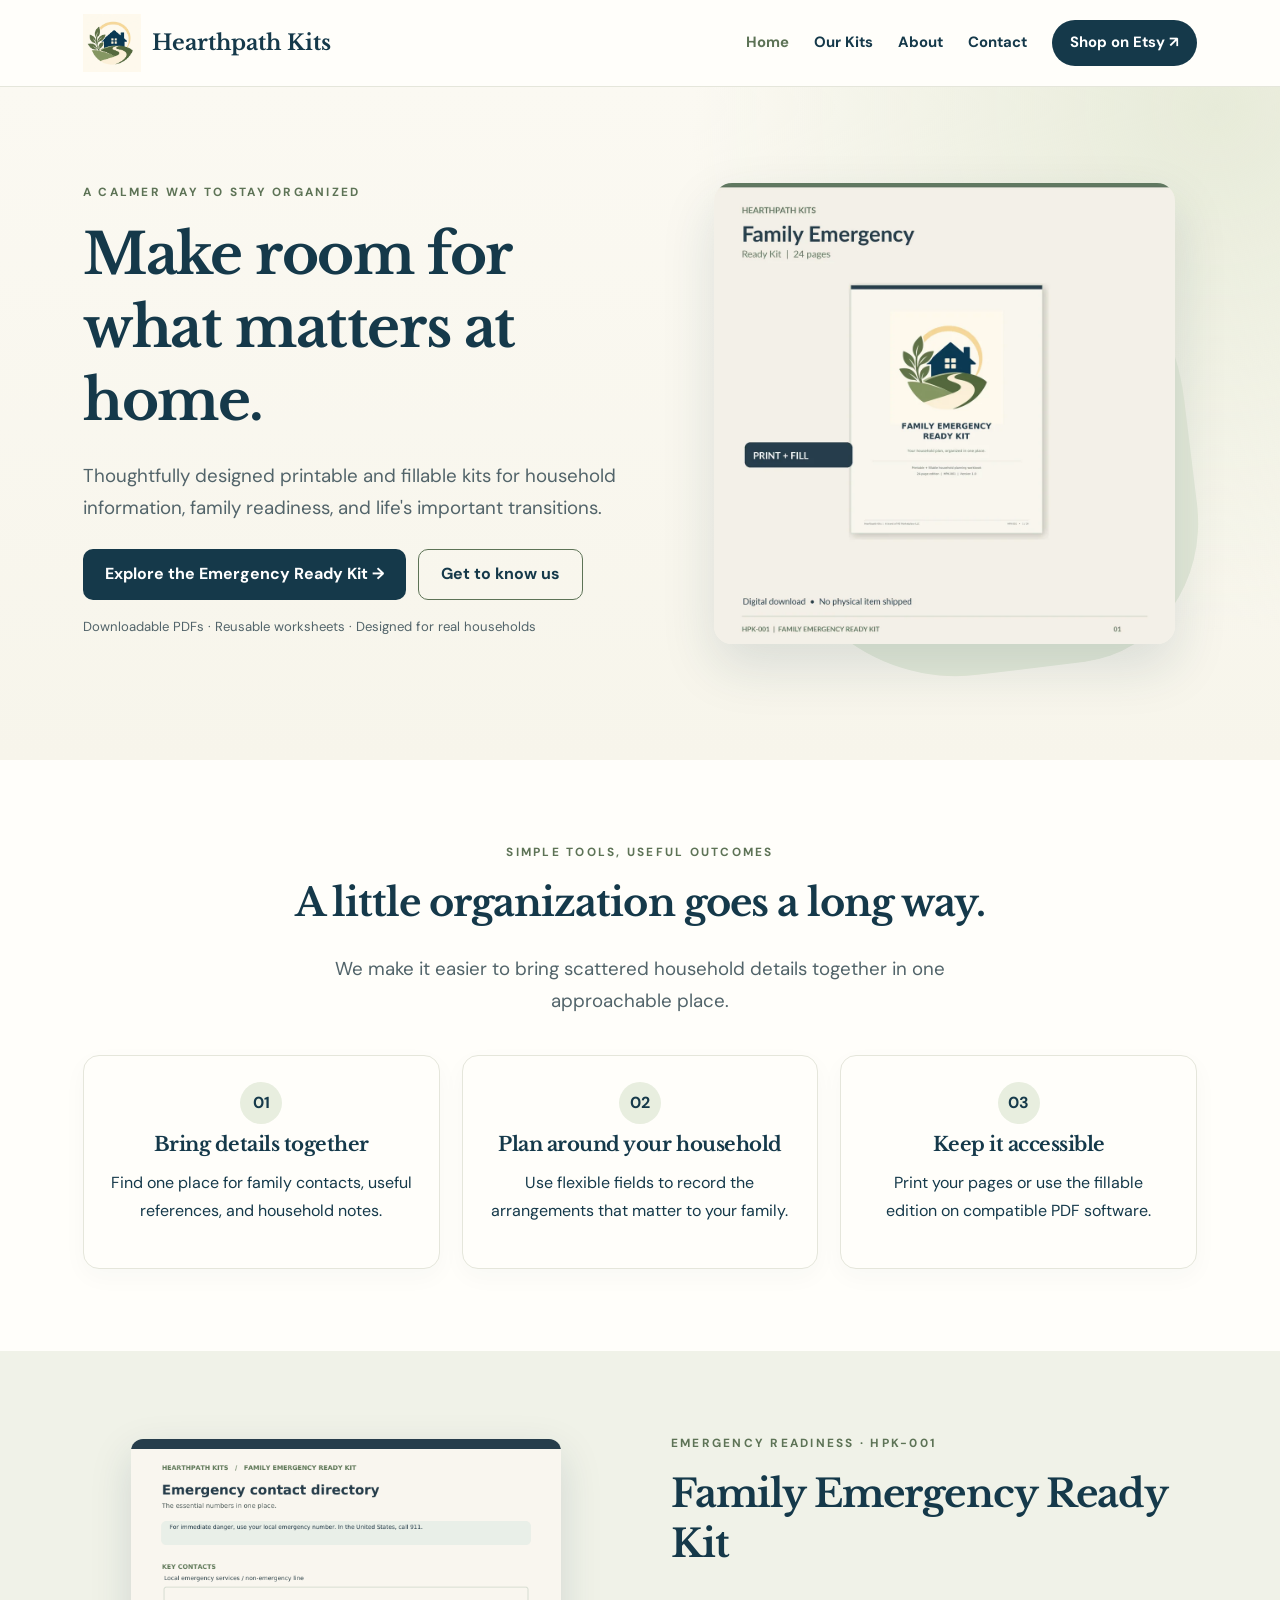
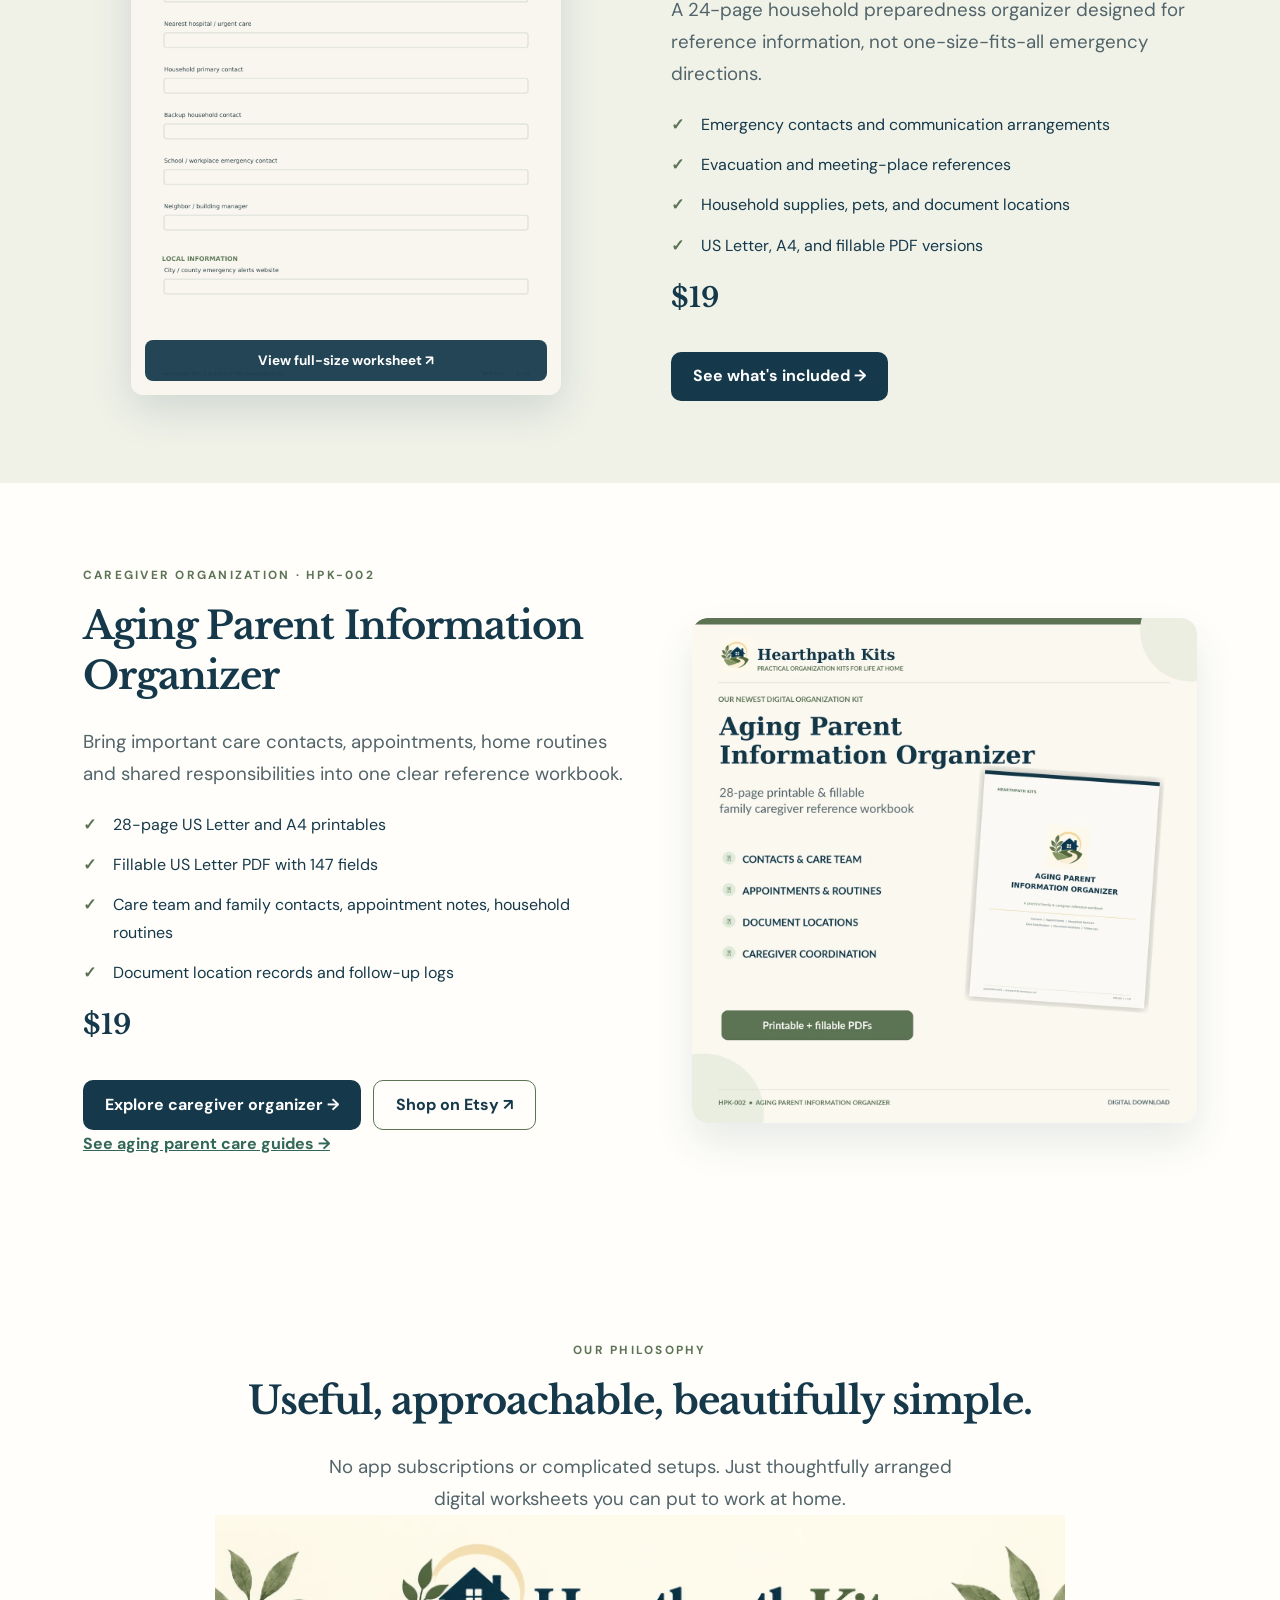
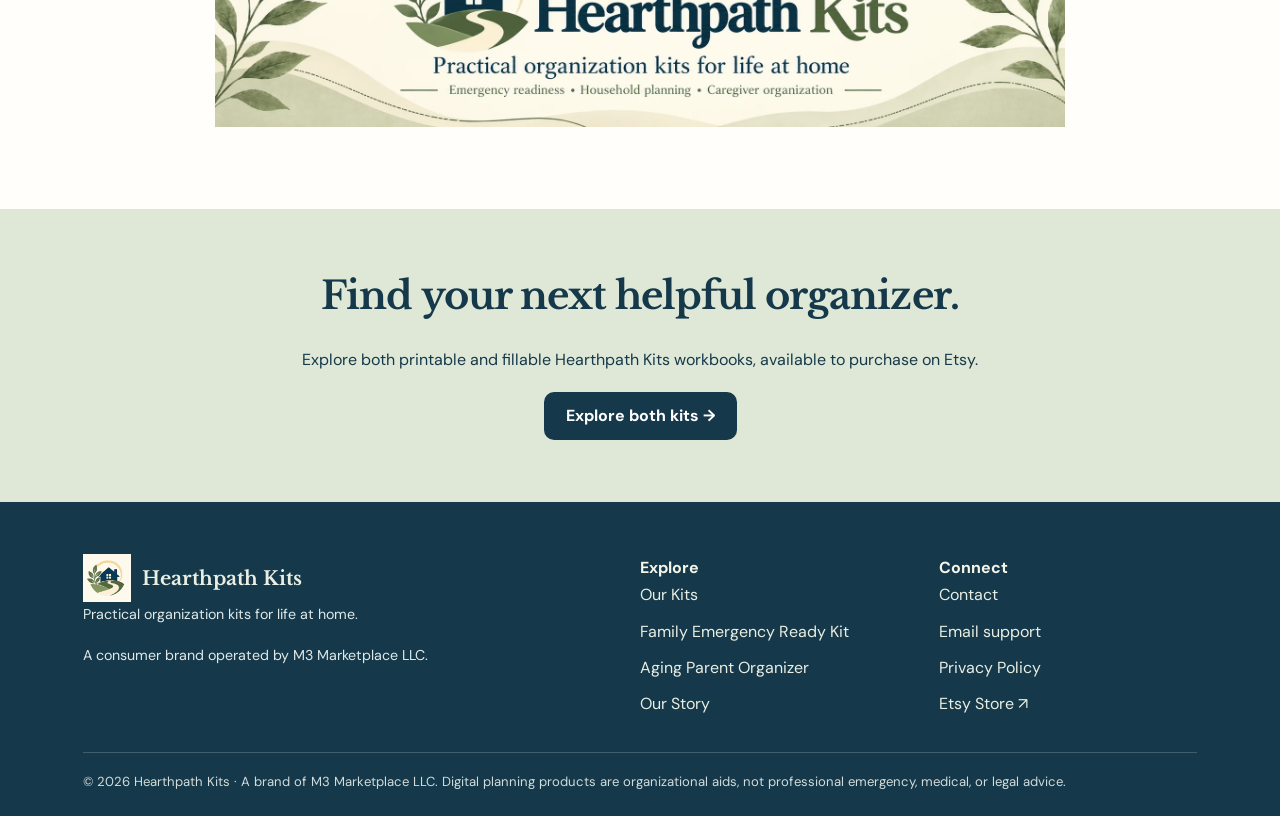
<file: index.html>
<!DOCTYPE html>

<html lang="en"><head><meta charset="utf-8"/><meta content="width=device-width, initial-scale=1" name="viewport"/><title>Practical Family &amp; Home Organization Kits | Hearthpath Kits</title><meta content="Printable and fillable family emergency and aging parent information organizers from Hearthpath Kits. Browse two practical digital workbooks." name="description"/><meta content="#15394a" name="theme-color"/><link href="https://hearthpathkits.com/" rel="canonical"/><link href="/assets/favicon.png" rel="icon" type="image/png"/><link href="/site.css" rel="stylesheet"/><meta content="website" property="og:type"/><meta content="Hearthpath Kits" property="og:site_name"/><meta content="Practical Family &amp; Home Organization Kits" property="og:title"/><meta content="Printable and fillable family emergency and aging parent information organizers from Hearthpath Kits." property="og:description"/><meta content="https://hearthpathkits.com/assets/kit-cover.webp" property="og:image"/></head><body><a class="skip" href="#main">Skip to content</a><header class="site-head"><div class="wrap header-in"><a class="brand" href="/"><img alt="" height="58" src="/assets/emblem.png" width="58"/>Hearthpath Kits</a><button aria-controls="primary-nav" aria-expanded="false" class="menu-toggle" type="button">Menu ☰</button><nav aria-label="Main navigation" class="nav" id="primary-nav"><a aria-current="page" href="/">Home</a><a href="/kits/">Our Kits</a><a href="/about/">About</a><a href="/contact/">Contact</a><a class="nav-cta" href="https://www.etsy.com/listing/4603201135/family-emergency-planner-printable" rel="noopener noreferrer" target="_blank">Shop on Etsy ↗</a></nav></div></header><main id="main"><section class="hero"><div class="wrap hero-grid"><div><p class="eyebrow">A calmer way to stay organized</p><h1>Make room for what matters at home.</h1><p class="lead">Thoughtfully designed printable and fillable kits for household information, family readiness, and life's important transitions.</p><div class="actions"><a class="btn btn-primary" href="/product/">Explore the Emergency Ready Kit →</a><a class="btn btn-outline" href="/about/">Get to know us</a></div><p class="small-note">Downloadable PDFs · Reusable worksheets · Designed for real households</p></div><div class="hero-visual"><img alt="Family Emergency Ready Kit workbook and printable planning sheets" fetchpriority="high" height="515" src="/assets/kit-cover.webp" width="515"/></div></div></section><section class="section section-white"><div class="wrap center"><p class="eyebrow">Simple tools, useful outcomes</p><h2>A little organization goes a long way.</h2><p class="lead">We make it easier to bring scattered household details together in one approachable place.</p><div class="cards"><article class="card"><span class="number">01</span><h3>Bring details together</h3><p>Find one place for family contacts, useful references, and household notes.</p></article><article class="card"><span class="number">02</span><h3>Plan around your household</h3><p>Use flexible fields to record the arrangements that matter to your family.</p></article><article class="card"><span class="number">03</span><h3>Keep it accessible</h3><p>Print your pages or use the fillable edition on compatible PDF software.</p></article></div></div></section><section class="section section-soft"><div class="wrap feature-grid"><a aria-label="Open full-size emergency contact worksheet" class="worksheet-feature" href="/assets/worksheet-contacts.png" rel="noopener" target="_blank"><img alt="Full-page preview of the actual emergency contact directory worksheet" height="1584" loading="lazy" src="/assets/worksheet-contacts.png" width="1224"/><span class="preview-hint">View full-size worksheet ↗</span></a><div><p class="eyebrow">Emergency readiness · HPK-001</p><h2>Family Emergency Ready Kit</h2><p class="lead">A 24-page household preparedness organizer designed for reference information, not one-size-fits-all emergency directions.</p><ul class="ticks"><li>Emergency contacts and communication arrangements</li><li>Evacuation and meeting-place references</li><li>Household supplies, pets, and document locations</li><li>US Letter, A4, and fillable PDF versions</li></ul><p class="price">$19</p><a class="btn btn-primary" href="/product/">See what's included →</a></div></div></section><section aria-labelledby="caregiver-feature-title" class="section section-white caregiver-feature"><div class="wrap feature-grid"><div class="feature-copy"><p class="eyebrow">Caregiver organization · HPK-002</p><h2 id="caregiver-feature-title">Aging Parent Information Organizer</h2><p class="lead">Bring important care contacts, appointments, home routines and shared responsibilities into one clear reference workbook.</p><ul class="ticks"><li>28-page US Letter and A4 printables</li><li>Fillable US Letter PDF with 147 fields</li><li>Care team and family contacts, appointment notes, household routines</li><li>Document location records and follow-up logs</li></ul><p class="price">$19</p><div class="actions"><a class="btn btn-primary" href="/caregiver/">Explore caregiver organizer →</a><a class="btn btn-outline" href="https://www.etsy.com/listing/4609345102/aging-parent-information-organizer" rel="noopener noreferrer" target="_blank">Shop on Etsy ↗</a></div><p><a class="inline-link" href="/guides/">See aging parent care guides →</a></p></div><a aria-label="See the Aging Parent Information Organizer details" class="caregiver-feature-image" href="/caregiver/"><img alt="Aging Parent Information Organizer digital workbook cover and preview" height="650" loading="lazy" src="/assets/hpk002-cover.webp" width="650"/></a></div></section><section class="section section-white center"><div class="wrap"><p class="eyebrow">Our philosophy</p><h2>Useful, approachable, beautifully simple.</h2><p class="lead">No app subscriptions or complicated setups. Just thoughtfully arranged digital worksheets you can put to work at home.</p><img alt="Hearthpath Kits house, winding path, and botanical brand illustration" class="brand-banner" loading="lazy" src="/assets/brand-banner.png"/></div></section><section class="cta-band"><div class="wrap"><h2>Find your next helpful organizer.</h2><p>Explore both printable and fillable Hearthpath Kits workbooks, available to purchase on Etsy.</p><a class="btn btn-primary" href="/kits/">Explore both kits →</a></div></section></main><footer class="footer"><div class="wrap"><div class="footer-grid"><div><a class="brand" href="/"><img alt="" height="48" src="/assets/emblem.png" width="48"/>Hearthpath Kits</a><p>Practical organization kits for life at home.</p><p>A consumer brand operated by M3 Marketplace LLC.</p></div><div><strong>Explore</strong><div class="footer-links"><a href="/kits/">Our Kits</a><a href="/product/">Family Emergency Ready Kit</a><a href="/caregiver/">Aging Parent Organizer</a><a href="/about/">Our Story</a></div></div><div><strong>Connect</strong><div class="footer-links"><a href="/contact/">Contact</a><a href="mailto:support@hearthpathkits.com">Email support</a><a href="/privacy/">Privacy Policy</a><a href="https://www.etsy.com/listing/4603201135/family-emergency-planner-printable" rel="noopener noreferrer" target="_blank">Etsy Store ↗</a></div></div></div><div class="fineprint">© 2026 Hearthpath Kits · A brand of M3 Marketplace LLC. Digital planning products are organizational aids, not professional emergency, medical, or legal advice.</div></div></footer><script defer="" src="/site.js"></script></body></html>
</file>
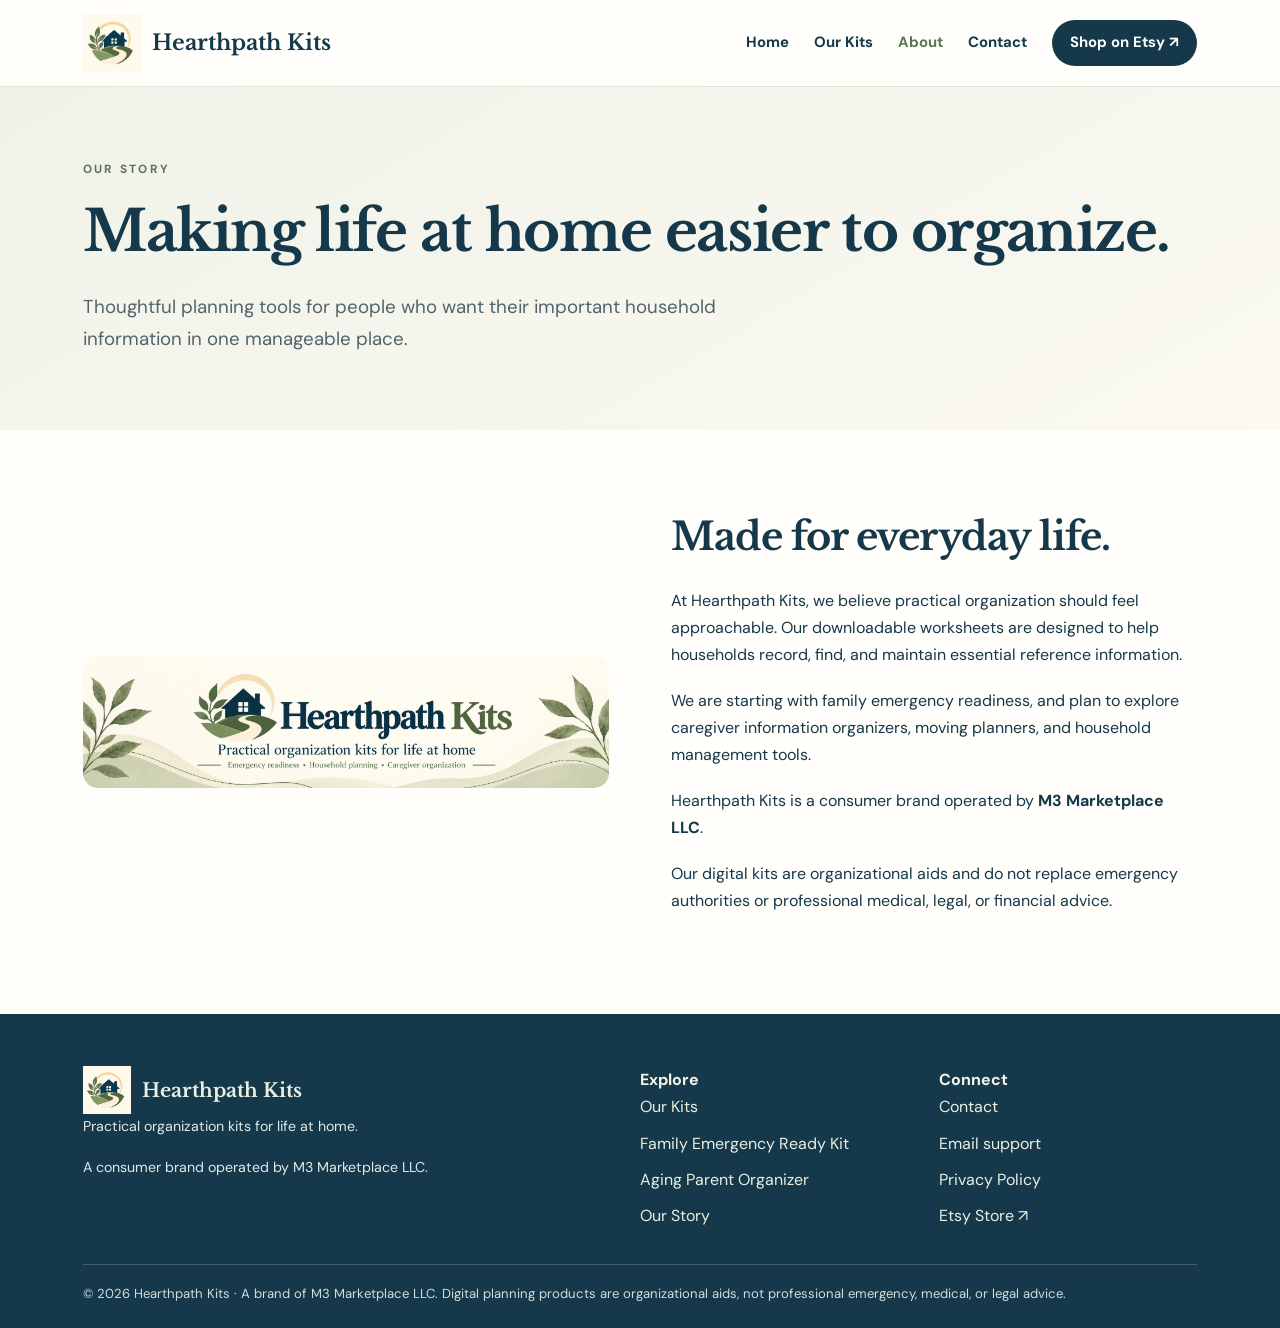
<file: about/index.html>
<!DOCTYPE html>
<html lang="en"><head><meta charset="utf-8"/><meta content="width=device-width, initial-scale=1" name="viewport"/><title>About Hearthpath Kits | Hearthpath Kits</title><meta content="Learn why Hearthpath Kits creates easy-to-use digital organization planners for homes and families." name="description"/><meta content="#15394a" name="theme-color"/><link href="https://hearthpathkits.com/about/" rel="canonical"/><link href="/assets/favicon.png" rel="icon" type="image/png"/><link href="/site.css" rel="stylesheet"/><meta content="website" property="og:type"/><meta content="Hearthpath Kits" property="og:site_name"/><meta content="About Hearthpath Kits" property="og:title"/><meta content="Learn why Hearthpath Kits creates easy-to-use digital organization planners for homes and families." property="og:description"/><meta content="https://hearthpathkits.com/assets/kit-cover.webp" property="og:image"/></head><body><a class="skip" href="#main">Skip to content</a><header class="site-head"><div class="wrap header-in"><a class="brand" href="/"><img alt="" height="58" src="/assets/emblem.png" width="58"/>Hearthpath Kits</a><button aria-controls="primary-nav" aria-expanded="false" class="menu-toggle" type="button">Menu ☰</button><nav aria-label="Main navigation" class="nav" id="primary-nav"><a href="/">Home</a><a href="/kits/">Our Kits</a><a aria-current="page" href="/about/">About</a><a href="/contact/">Contact</a><a class="nav-cta" href="https://www.etsy.com/listing/4603201135/family-emergency-planner-printable" rel="noopener noreferrer" target="_blank">Shop on Etsy ↗</a></nav></div></header><main id="main"><section class="page-hero"><div class="wrap"><p class="eyebrow">Our story</p><h1>Making life at home easier to organize.</h1><p class="lead">Thoughtful planning tools for people who want their important household information in one manageable place.</p></div></section><section class="section section-white"><div class="wrap feature-grid"><img alt="Hearthpath Kits botanical house-and-path brand" loading="lazy" src="/assets/brand-banner.png" style="box-shadow:none"/><div><h2>Made for everyday life.</h2><p>At Hearthpath Kits, we believe practical organization should feel approachable. Our downloadable worksheets are designed to help households record, find, and maintain essential reference information.</p><p>We are starting with family emergency readiness, and plan to explore caregiver information organizers, moving planners, and household management tools.</p><p>Hearthpath Kits is a consumer brand operated by <strong>M3 Marketplace LLC</strong>.</p><p>Our digital kits are organizational aids and do not replace emergency authorities or professional medical, legal, or financial advice.</p></div></div></section></main><footer class="footer"><div class="wrap"><div class="footer-grid"><div><a class="brand" href="/"><img alt="" height="48" src="/assets/emblem.png" width="48"/>Hearthpath Kits</a><p>Practical organization kits for life at home.</p><p>A consumer brand operated by M3 Marketplace LLC.</p></div><div><strong>Explore</strong><div class="footer-links"><a href="/kits/">Our Kits</a><a href="/product/">Family Emergency Ready Kit</a><a href="/caregiver/">Aging Parent Organizer</a><a href="/about/">Our Story</a></div></div><div><strong>Connect</strong><div class="footer-links"><a href="/contact/">Contact</a><a href="mailto:support@hearthpathkits.com">Email support</a><a href="/privacy/">Privacy Policy</a><a href="https://www.etsy.com/listing/4603201135/family-emergency-planner-printable" rel="noopener noreferrer" target="_blank">Etsy Store ↗</a></div></div></div><div class="fineprint">© 2026 Hearthpath Kits · A brand of M3 Marketplace LLC. Digital planning products are organizational aids, not professional emergency, medical, or legal advice.</div></div></footer><script defer="" src="/site.js"></script></body></html>
</file>
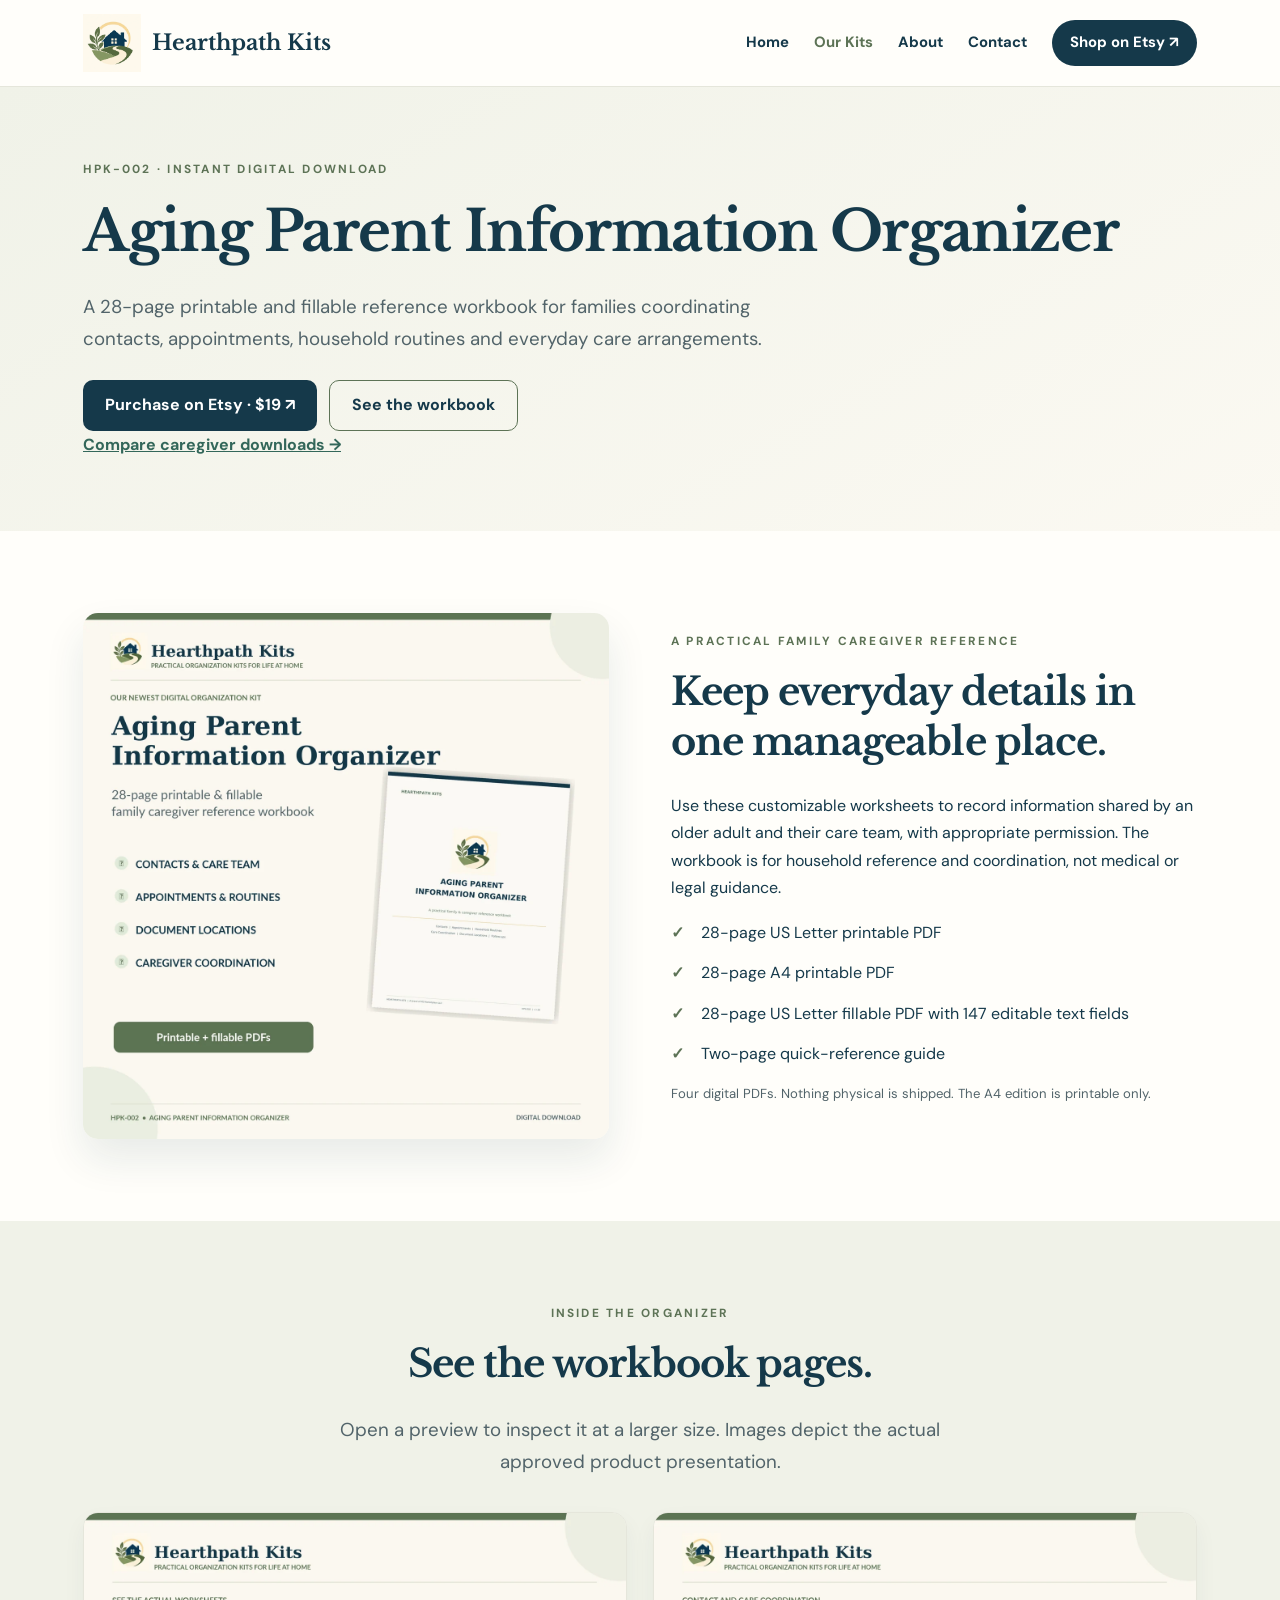
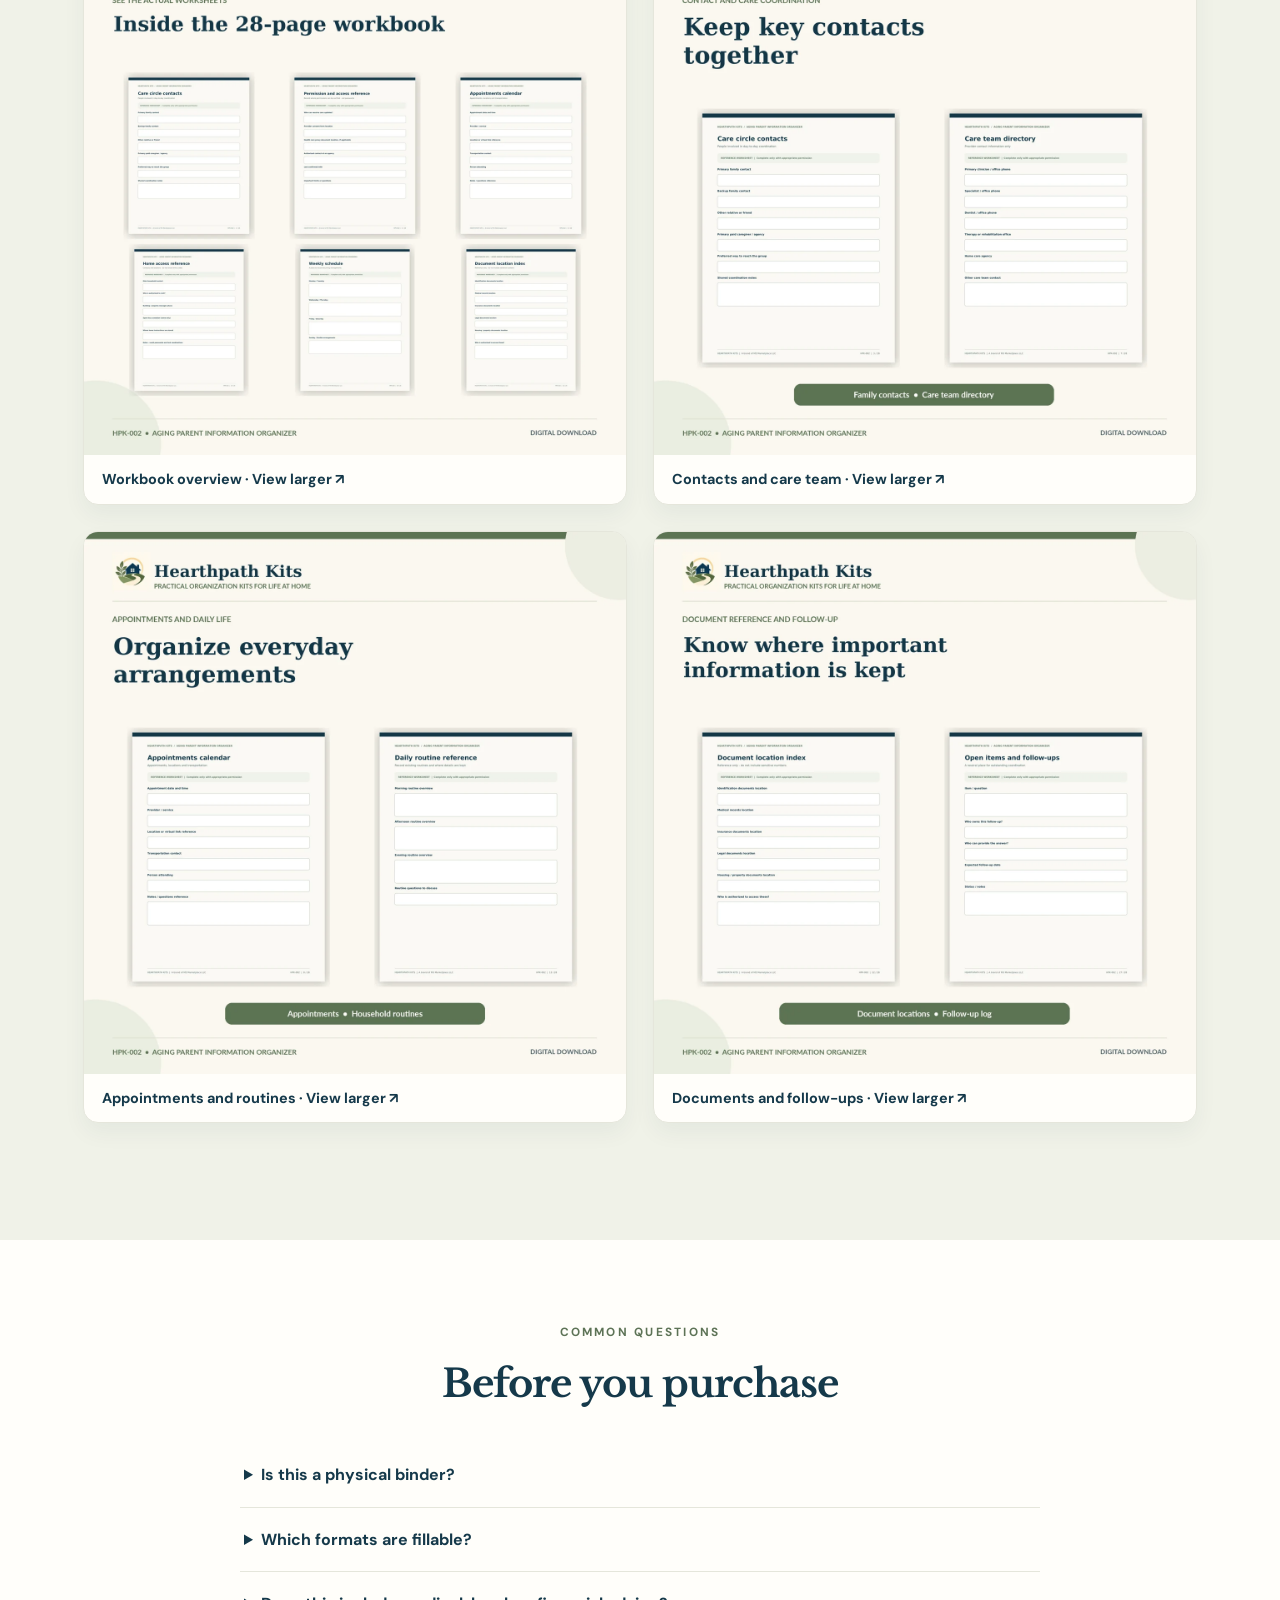
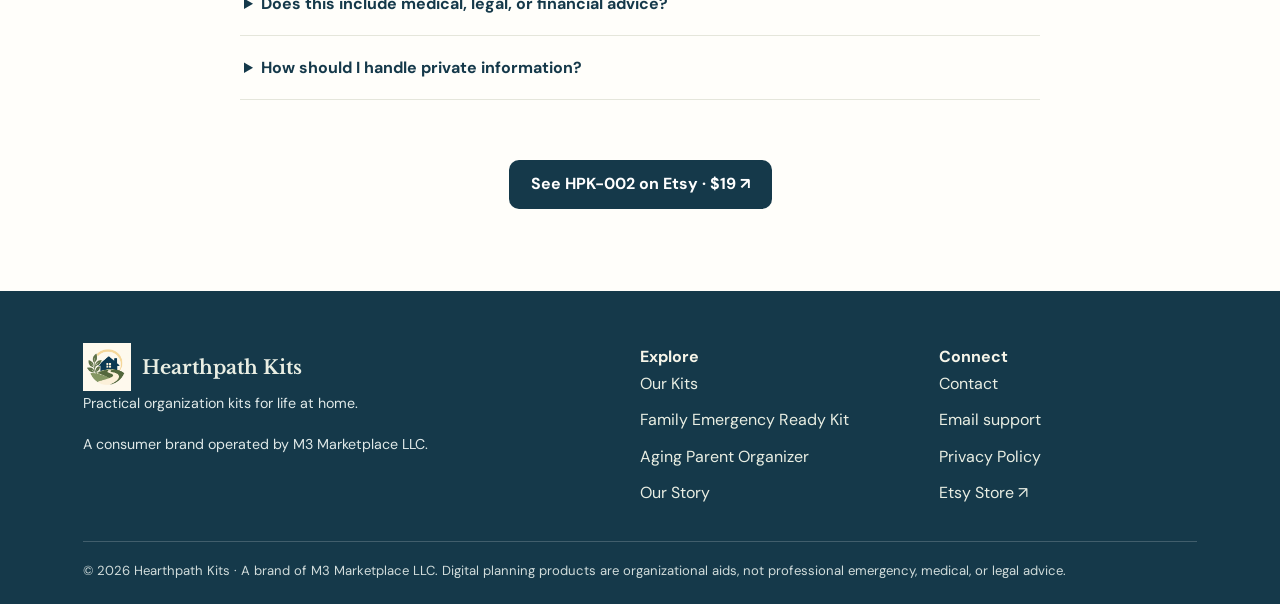
<file: caregiver/index.html>
<!DOCTYPE html>

<html lang="en"><head><meta charset="utf-8"/><meta content="width=device-width, initial-scale=1" name="viewport"/><title>Aging Parent Information Organizer | Hearthpath Kits</title><meta content="Aging Parent Information Organizer: 28-page printable and fillable PDF workbook for family contacts, appointments, routines, caregiver coordination and document references." name="description"/><meta content="#15394a" name="theme-color"/><link href="https://hearthpathkits.com/caregiver/" rel="canonical"/><link href="/assets/favicon.png" rel="icon" type="image/png"/><link href="/site.css" rel="stylesheet"/><meta content="website" property="og:type"/><meta content="Hearthpath Kits" property="og:site_name"/><meta content="Aging Parent Information Organizer | Hearthpath Kits" property="og:title"/><meta content="Printable and fillable 28-page caregiver information workbook for aging parent household organization." property="og:description"/><meta content="https://hearthpathkits.com/assets/hpk002-cover.webp" property="og:image"/></head><body><a class="skip" href="#main">Skip to content</a><header class="site-head"><div class="wrap header-in"><a class="brand" href="/"><img alt="" height="58" src="/assets/emblem.png" width="58"/>Hearthpath Kits</a><button aria-controls="primary-nav" aria-expanded="false" class="menu-toggle" type="button">Menu ☰</button><nav aria-label="Main navigation" class="nav" id="primary-nav"><a href="/">Home</a><a aria-current="page" href="/kits/">Our Kits</a><a href="/about/">About</a><a href="/contact/">Contact</a><a class="nav-cta" href="https://www.etsy.com/listing/4603201135/family-emergency-planner-printable" rel="noopener noreferrer" target="_blank">Shop on Etsy ↗</a></nav></div></header><main id="main"><section class="page-hero"><div class="wrap"><p class="eyebrow">HPK-002 · Instant digital download</p><h1>Aging Parent Information Organizer</h1><p class="lead">A 28-page printable and fillable reference workbook for families coordinating contacts, appointments, household routines and everyday care arrangements.</p><div class="actions"><a class="btn btn-primary" href="https://www.etsy.com/listing/4609345102/aging-parent-information-organizer" rel="noopener noreferrer" target="_blank">Purchase on Etsy · $19 ↗</a><a class="btn btn-outline" href="#inside">See the workbook</a></div><p><a class="inline-link" href="/guides/">Compare caregiver downloads →</a></p></div></section><section class="section section-white"><div class="wrap feature-grid"><img alt="Aging Parent Information Organizer cover and workbook previews" height="600" src="/assets/hpk002-cover.webp" width="600"/><div><p class="eyebrow">A practical family caregiver reference</p><h2>Keep everyday details in one manageable place.</h2><p>Use these customizable worksheets to record information shared by an older adult and their care team, with appropriate permission. The workbook is for household reference and coordination, not medical or legal guidance.</p><ul class="ticks"><li>28-page US Letter printable PDF</li><li>28-page A4 printable PDF</li><li>28-page US Letter fillable PDF with 147 editable text fields</li><li>Two-page quick-reference guide</li></ul><p class="small-note">Four digital PDFs. Nothing physical is shipped. The A4 edition is printable only.</p></div></div></section><section class="section section-soft" id="inside"><div class="wrap"><div class="center"><p class="eyebrow">Inside the organizer</p><h2>See the workbook pages.</h2><p class="lead">Open a preview to inspect it at a larger size. Images depict the actual approved product presentation.</p></div><div class="gallery caregiver-gallery"><a aria-label="Open full-size workbook pages preview" href="/assets/hpk002-pages.webp" rel="noopener" target="_blank"><img alt="Preview of actual Aging Parent Information Organizer workbook pages" loading="lazy" src="/assets/hpk002-pages.webp"/><span>Workbook overview · View larger ↗</span></a><a aria-label="Open full-size contact worksheets preview" href="/assets/hpk002-contacts.webp" rel="noopener" target="_blank"><img alt="Care contacts and care team information worksheets" loading="lazy" src="/assets/hpk002-contacts.webp"/><span>Contacts and care team · View larger ↗</span></a><a aria-label="Open full-size appointment worksheets preview" href="/assets/hpk002-routines.webp" rel="noopener" target="_blank"><img alt="Appointments and household routines worksheets" loading="lazy" src="/assets/hpk002-routines.webp"/><span>Appointments and routines · View larger ↗</span></a><a aria-label="Open full-size reference worksheets preview" href="/assets/hpk002-documents.webp" rel="noopener" target="_blank"><img alt="Document locations and follow-up record worksheets" loading="lazy" src="/assets/hpk002-documents.webp"/><span>Documents and follow-ups · View larger ↗</span></a></div></div></section><section class="section section-white"><div class="wrap"><div class="center"><p class="eyebrow">Common questions</p><h2>Before you purchase</h2></div><div class="faq"><details><summary>Is this a physical binder?</summary><p>No. This is an instant digital download from Etsy. You receive PDF files to save, print or fill in on compatible software.</p></details><details><summary>Which formats are fillable?</summary><p>The US Letter fillable edition contains 147 interactive text fields. The A4 edition is print-only.</p></details><details><summary>Does this include medical, legal, or financial advice?</summary><p>No. The kit organizes information supplied by your household and qualified professionals. It does not provide care instructions, diagnosis or legal guidance.</p></details><details><summary>How should I handle private information?</summary><p>Only record and share information with appropriate permission. Store completed forms securely, and avoid passwords, account numbers and similarly sensitive details.</p></details></div><div class="center" style="padding-top:25px"><a class="btn btn-primary" href="https://www.etsy.com/listing/4609345102/aging-parent-information-organizer" rel="noopener noreferrer" target="_blank">See HPK-002 on Etsy · $19 ↗</a></div></div></section></main><footer class="footer"><div class="wrap"><div class="footer-grid"><div><a class="brand" href="/"><img alt="" height="48" src="/assets/emblem.png" width="48"/>Hearthpath Kits</a><p>Practical organization kits for life at home.</p><p>A consumer brand operated by M3 Marketplace LLC.</p></div><div><strong>Explore</strong><div class="footer-links"><a href="/kits/">Our Kits</a><a href="/product/">Family Emergency Ready Kit</a><a href="/caregiver/">Aging Parent Organizer</a><a href="/about/">Our Story</a></div></div><div><strong>Connect</strong><div class="footer-links"><a href="/contact/">Contact</a><a href="mailto:support@hearthpathkits.com">Email support</a><a href="/privacy/">Privacy Policy</a><a href="https://www.etsy.com/listing/4603201135/family-emergency-planner-printable" rel="noopener noreferrer" target="_blank">Etsy Store ↗</a></div></div></div><div class="fineprint">© 2026 Hearthpath Kits · A brand of M3 Marketplace LLC. Digital planning products are organizational aids, not professional emergency, medical, or legal advice.</div></div></footer><script defer="" src="/site.js"></script></body></html>
</file>
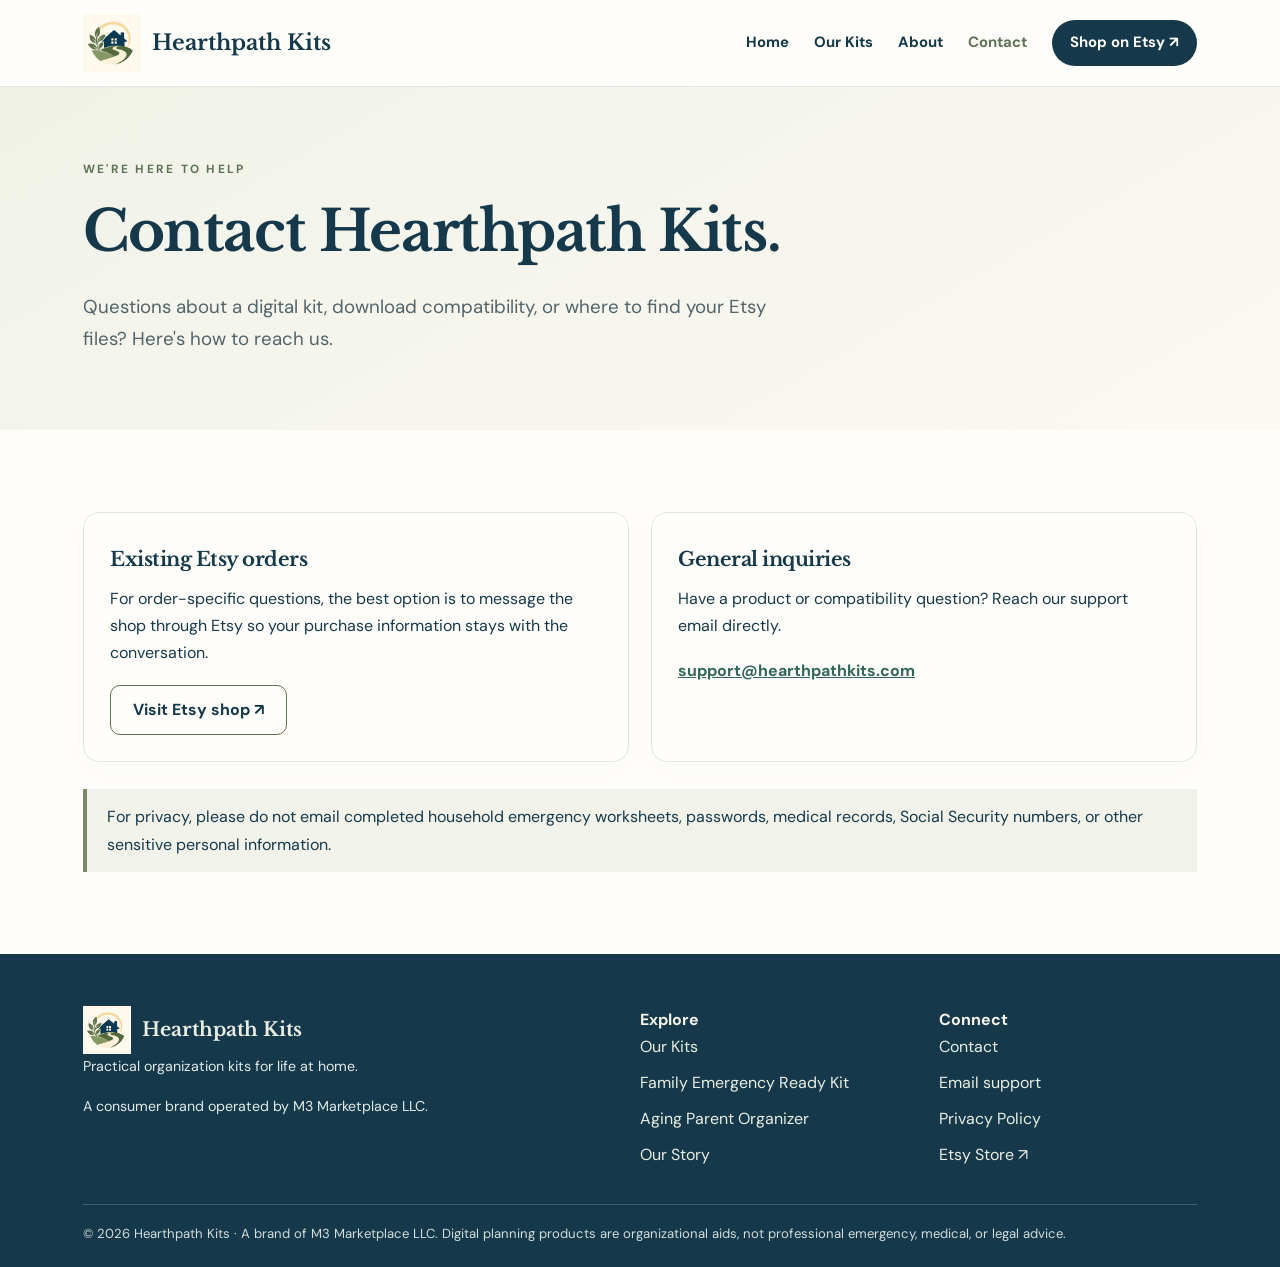
<file: contact/index.html>
<!DOCTYPE html>
<html lang="en"><head><meta charset="utf-8"/><meta content="width=device-width, initial-scale=1" name="viewport"/><title>Contact &amp; Support | Hearthpath Kits</title><meta content="Contact Hearthpath Kits for questions about our printable and fillable digital organization products." name="description"/><meta content="#15394a" name="theme-color"/><link href="https://hearthpathkits.com/contact/" rel="canonical"/><link href="/assets/favicon.png" rel="icon" type="image/png"/><link href="/site.css" rel="stylesheet"/><meta content="website" property="og:type"/><meta content="Hearthpath Kits" property="og:site_name"/><meta content="Contact &amp; Support" property="og:title"/><meta content="Contact Hearthpath Kits for questions about our printable and fillable digital organization products." property="og:description"/><meta content="https://hearthpathkits.com/assets/kit-cover.webp" property="og:image"/></head><body><a class="skip" href="#main">Skip to content</a><header class="site-head"><div class="wrap header-in"><a class="brand" href="/"><img alt="" height="58" src="/assets/emblem.png" width="58"/>Hearthpath Kits</a><button aria-controls="primary-nav" aria-expanded="false" class="menu-toggle" type="button">Menu ☰</button><nav aria-label="Main navigation" class="nav" id="primary-nav"><a href="/">Home</a><a href="/kits/">Our Kits</a><a href="/about/">About</a><a aria-current="page" href="/contact/">Contact</a><a class="nav-cta" href="https://www.etsy.com/listing/4603201135/family-emergency-planner-printable" rel="noopener noreferrer" target="_blank">Shop on Etsy ↗</a></nav></div></header><main id="main"><section class="page-hero"><div class="wrap"><p class="eyebrow">We're here to help</p><h1>Contact Hearthpath Kits.</h1><p class="lead">Questions about a digital kit, download compatibility, or where to find your Etsy files? Here's how to reach us.</p></div></section><section class="section section-white"><div class="wrap"><div class="cards" style="grid-template-columns:repeat(auto-fit,minmax(240px,1fr));margin-top:0"><div class="card"><h3>Existing Etsy orders</h3><p>For order-specific questions, the best option is to message the shop through Etsy so your purchase information stays with the conversation.</p><a class="btn btn-outline" href="https://www.etsy.com/shop/HearthpathKits" rel="noopener noreferrer" target="_blank">Visit Etsy shop ↗</a></div><div class="card"><h3>General inquiries</h3><p>Have a product or compatibility question? Reach our support email directly.</p><a class="inline-link" href="mailto:support@hearthpathkits.com">support@hearthpathkits.com</a></div></div><div class="notice">For privacy, please do not email completed household emergency worksheets, passwords, medical records, Social Security numbers, or other sensitive personal information.</div></div></section></main><footer class="footer"><div class="wrap"><div class="footer-grid"><div><a class="brand" href="/"><img alt="" height="48" src="/assets/emblem.png" width="48"/>Hearthpath Kits</a><p>Practical organization kits for life at home.</p><p>A consumer brand operated by M3 Marketplace LLC.</p></div><div><strong>Explore</strong><div class="footer-links"><a href="/kits/">Our Kits</a><a href="/product/">Family Emergency Ready Kit</a><a href="/caregiver/">Aging Parent Organizer</a><a href="/about/">Our Story</a></div></div><div><strong>Connect</strong><div class="footer-links"><a href="/contact/">Contact</a><a href="mailto:support@hearthpathkits.com">Email support</a><a href="/privacy/">Privacy Policy</a><a href="https://www.etsy.com/listing/4603201135/family-emergency-planner-printable" rel="noopener noreferrer" target="_blank">Etsy Store ↗</a></div></div></div><div class="fineprint">© 2026 Hearthpath Kits · A brand of M3 Marketplace LLC. Digital planning products are organizational aids, not professional emergency, medical, or legal advice.</div></div></footer><script defer="" src="/site.js"></script></body></html>
</file>
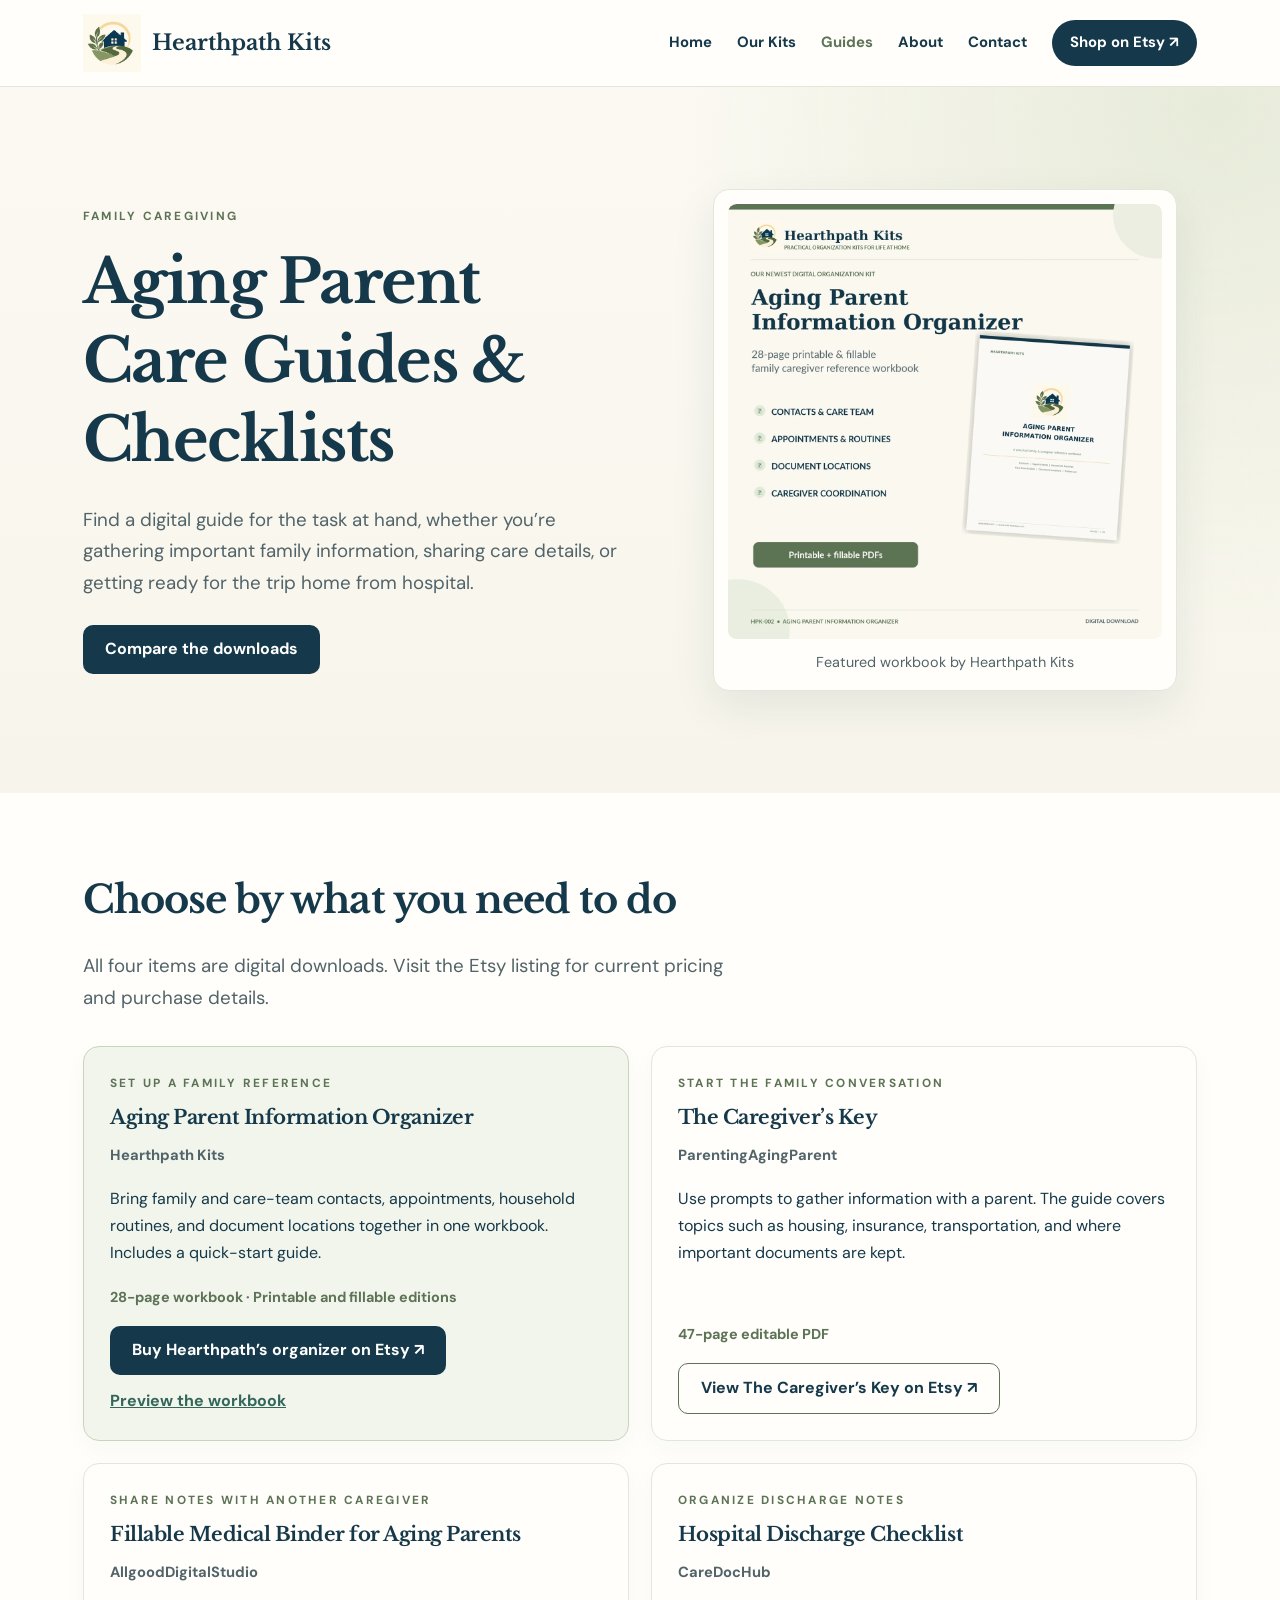
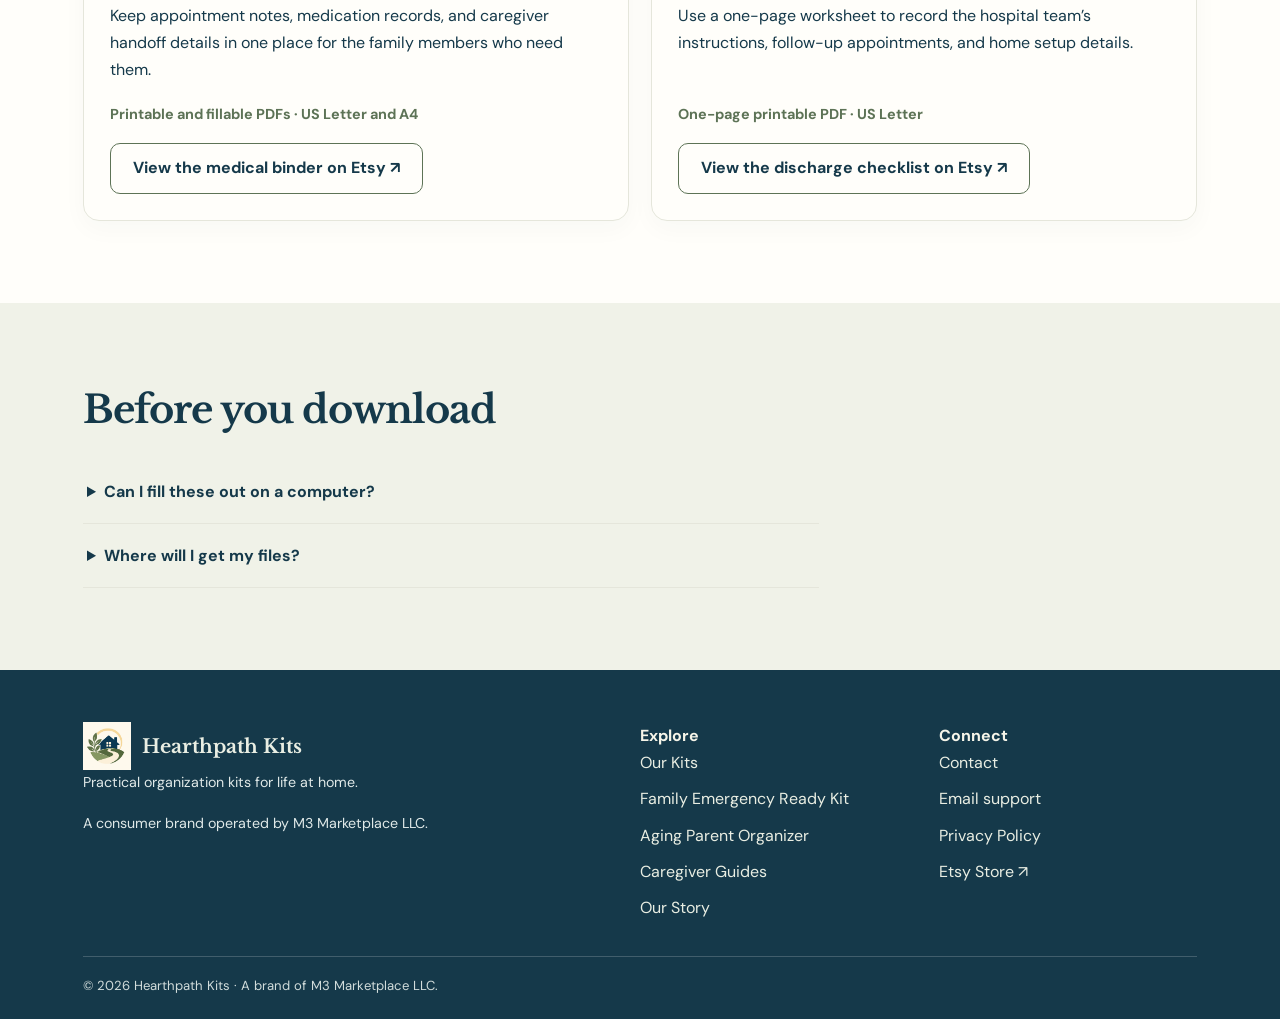
<file: guides/index.html>
<!doctype html>
<html lang="en">
<head>
  <meta charset="utf-8">
  <meta name="viewport" content="width=device-width, initial-scale=1">
  <title>Aging Parent Care Guides &amp; Checklists | Hearthpath Kits</title>
  <meta name="description" content="Compare digital caregiver guides, printable checklists, and fillable organizers for supporting an aging parent. Find a download for the task at hand.">
  <meta name="theme-color" content="#15394a">
  <link rel="canonical" href="https://hearthpathkits.com/guides/">
  <link rel="icon" href="/assets/favicon.png" type="image/png">
  <link rel="stylesheet" href="/site.css">
  <link rel="stylesheet" href="/guides/guides.css">
  <meta property="og:type" content="website">
  <meta property="og:site_name" content="Hearthpath Kits">
  <meta property="og:title" content="Aging Parent Care Guides &amp; Checklists">
  <meta property="og:description" content="Find a digital guide for gathering family information, sharing care details, or preparing for the trip home from hospital.">
  <meta property="og:url" content="https://hearthpathkits.com/guides/">
  <meta property="og:image" content="https://hearthpathkits.com/assets/hpk002-cover.webp">
</head>
<body>
  <a class="skip" href="#main">Skip to content</a>
  <header class="site-head">
    <div class="wrap header-in">
      <a class="brand" href="/"><img src="/assets/emblem.png" alt="" width="58" height="58">Hearthpath Kits</a>
      <button class="menu-toggle" type="button" aria-controls="primary-nav" aria-expanded="false">Menu ☰</button>
      <nav class="nav" id="primary-nav" aria-label="Main navigation">
        <a href="/">Home</a>
        <a href="/kits/">Our Kits</a>
        <a href="/guides/" aria-current="page">Guides</a>
        <a href="/about/">About</a>
        <a href="/contact/">Contact</a>
        <a class="nav-cta" href="https://www.etsy.com/shop/HearthpathKits">Shop on Etsy ↗</a>
      </nav>
    </div>
  </header>

  <main id="main">
    <section class="hero guide-hero">
      <div class="wrap hero-grid">
        <div>
          <p class="eyebrow">Family caregiving</p>
          <h1>Aging Parent Care Guides &amp; Checklists</h1>
          <p class="lead">Find a digital guide for the task at hand, whether you’re gathering important family information, sharing care details, or getting ready for the trip home from hospital.</p>
          <div class="actions">
            <a class="btn btn-primary" href="#compare">Compare the downloads</a>
          </div>
        </div>
        <figure class="guide-figure">
          <img src="/assets/hpk002-cover.webp" alt="Cover and sample pages from the Hearthpath Kits Aging Parent Information Organizer" width="650" height="650" fetchpriority="high">
          <figcaption>Featured workbook by Hearthpath Kits</figcaption>
        </figure>
      </div>
    </section>

    <section class="section section-white guide-comparison" id="compare" aria-labelledby="compare-title">
      <div class="wrap">
        <h2 id="compare-title">Choose by what you need to do</h2>
        <p class="lead">All four items are digital downloads. Visit the Etsy listing for current pricing and purchase details.</p>
        <div class="guide-grid">
          <article class="card guide-card guide-featured">
            <p class="eyebrow">Set up a family reference</p>
            <h3>Aging Parent Information Organizer</h3>
            <p class="guide-maker">Hearthpath Kits</p>
            <p>Bring family and care-team contacts, appointments, household routines, and document locations together in one workbook. Includes a quick-start guide.</p>
            <p class="guide-format">28-page workbook · Printable and fillable editions</p>
            <div class="guide-actions">
              <a class="btn btn-primary" href="https://www.etsy.com/listing/4609345102/aging-parent-information-organizer">Buy Hearthpath’s organizer on Etsy ↗</a>
              <a class="inline-link" href="/caregiver/">Preview the workbook</a>
            </div>
          </article>

          <article class="card guide-card">
            <p class="eyebrow">Start the family conversation</p>
            <h3>The Caregiver’s Key</h3>
            <p class="guide-maker">ParentingAgingParent</p>
            <p>Use prompts to gather information with a parent. The guide covers topics such as housing, insurance, transportation, and where important documents are kept.</p>
            <p class="guide-format">47-page editable PDF</p>
            <a class="btn btn-outline" href="https://www.etsy.com/listing/1214395290/the-caregivers-key-a-guide-for-gathering">View The Caregiver’s Key on Etsy ↗</a>
          </article>

          <article class="card guide-card">
            <p class="eyebrow">Share notes with another caregiver</p>
            <h3>Fillable Medical Binder for Aging Parents</h3>
            <p class="guide-maker">AllgoodDigitalStudio</p>
            <p>Keep appointment notes, medication records, and caregiver handoff details in one place for the family members who need them.</p>
            <p class="guide-format">Printable and fillable PDFs · US Letter and A4</p>
            <a class="btn btn-outline" href="https://www.etsy.com/listing/4557869992/medical-binder-printable-for-aging">View the medical binder on Etsy ↗</a>
          </article>

          <article class="card guide-card">
            <p class="eyebrow">Organize discharge notes</p>
            <h3>Hospital Discharge Checklist</h3>
            <p class="guide-maker">CareDocHub</p>
            <p>Use a one-page worksheet to record the hospital team’s instructions, follow-up appointments, and home setup details.</p>
            <p class="guide-format">One-page printable PDF · US Letter</p>
            <a class="btn btn-outline" href="https://www.etsy.com/listing/4482513199/hospital-discharge-checklist-printable">View the discharge checklist on Etsy ↗</a>
          </article>
        </div>
      </div>
    </section>

    <section class="section section-soft guide-faq" aria-labelledby="download-title">
      <div class="wrap">
        <h2 id="download-title">Before you download</h2>
        <div class="faq">
          <details>
            <summary>Can I fill these out on a computer?</summary>
            <p>Choose an editable or fillable edition if you prefer typing. Check the listing for software requirements. Printable editions are designed for writing by hand.</p>
          </details>
          <details>
            <summary>Where will I get my files?</summary>
            <p>These listings use Etsy checkout and digital delivery. For help with a specific order or file, contact the seller through Etsy.</p>
          </details>
        </div>
      </div>
    </section>
  </main>

  <footer class="footer">
    <div class="wrap">
      <div class="footer-grid">
        <div>
          <a class="brand" href="/"><img src="/assets/emblem.png" alt="" width="48" height="48">Hearthpath Kits</a>
          <p>Practical organization kits for life at home.</p>
          <p>A consumer brand operated by M3 Marketplace LLC.</p>
        </div>
        <div>
          <strong>Explore</strong>
          <div class="footer-links">
            <a href="/kits/">Our Kits</a>
            <a href="/product/">Family Emergency Ready Kit</a>
            <a href="/caregiver/">Aging Parent Organizer</a>
            <a href="/guides/" aria-current="page">Caregiver Guides</a>
            <a href="/about/">Our Story</a>
          </div>
        </div>
        <div>
          <strong>Connect</strong>
          <div class="footer-links">
            <a href="/contact/">Contact</a>
            <a href="mailto:support@hearthpathkits.com">Email support</a>
            <a href="/privacy/">Privacy Policy</a>
            <a href="https://www.etsy.com/shop/HearthpathKits">Etsy Store ↗</a>
          </div>
        </div>
      </div>
      <div class="fineprint">© 2026 Hearthpath Kits · A brand of M3 Marketplace LLC.</div>
    </div>
  </footer>
  <script src="/site.js" defer></script>
</body>
</html>
</file>
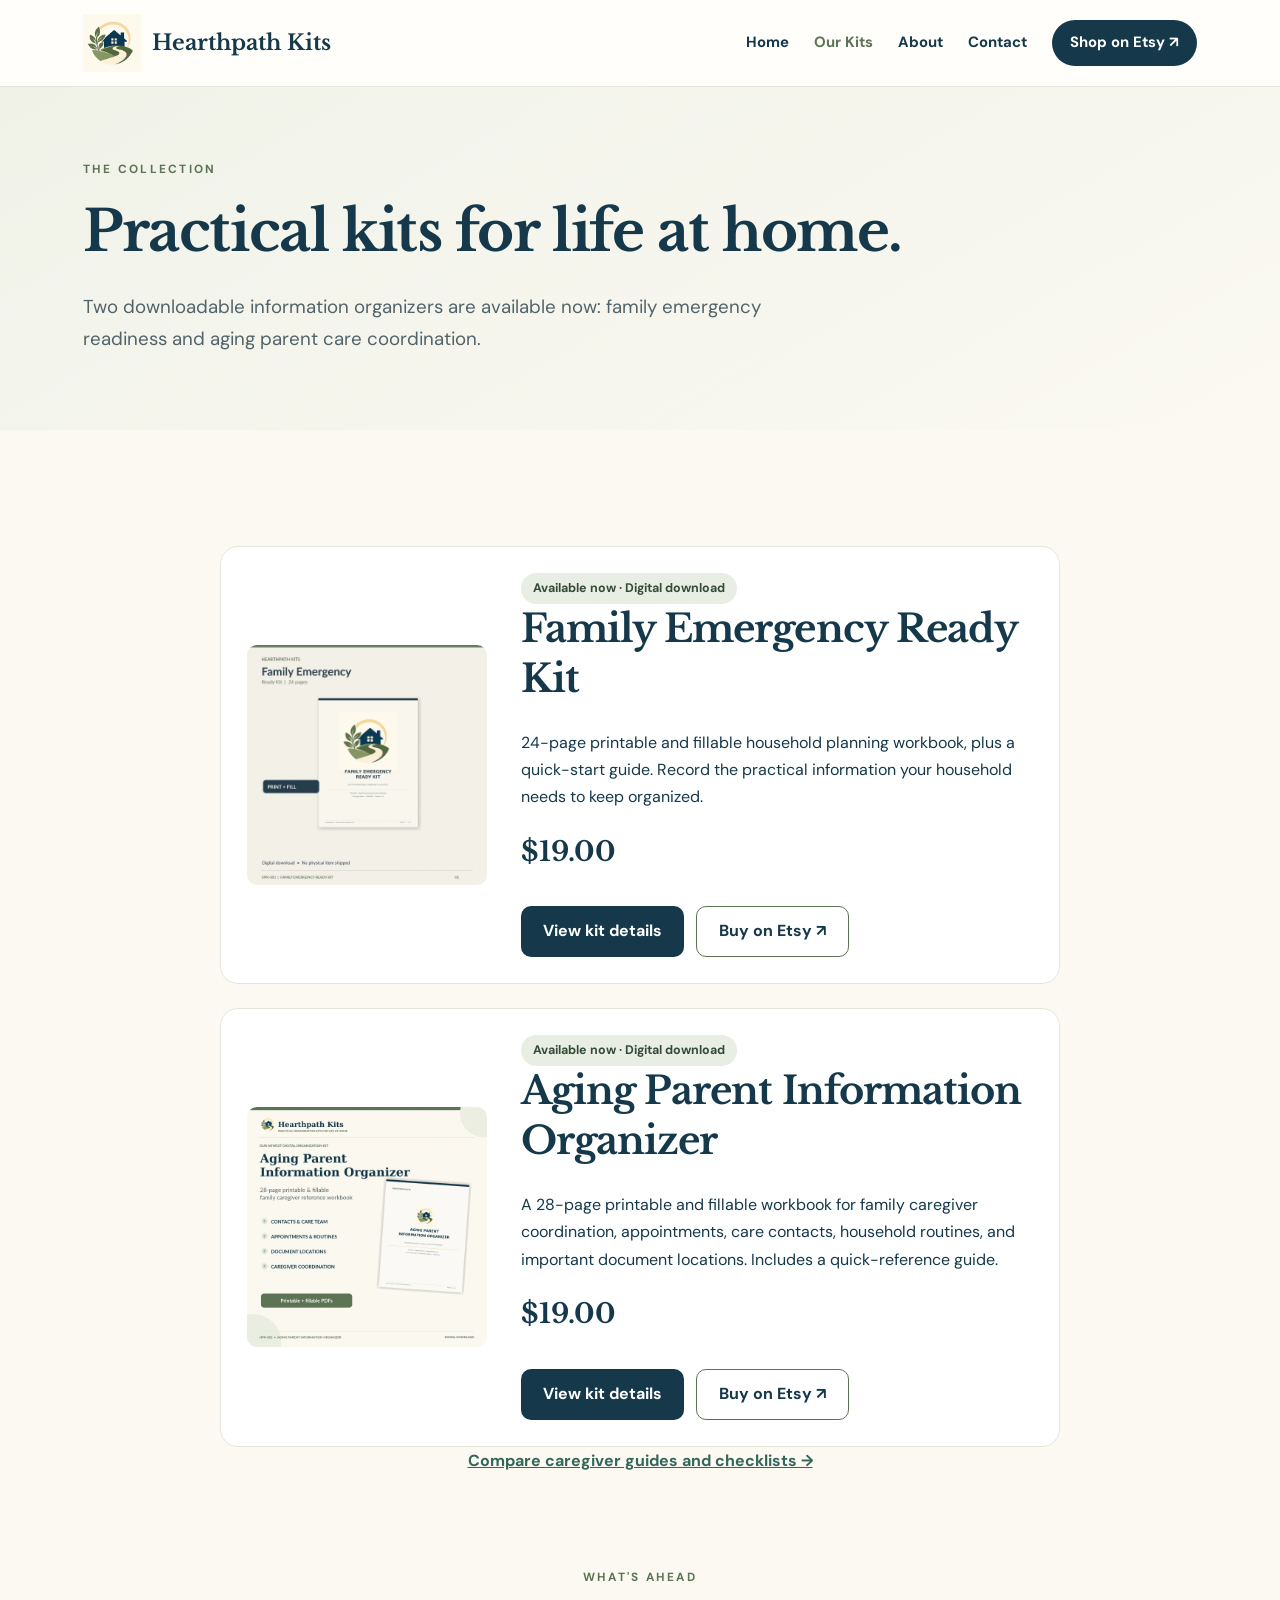
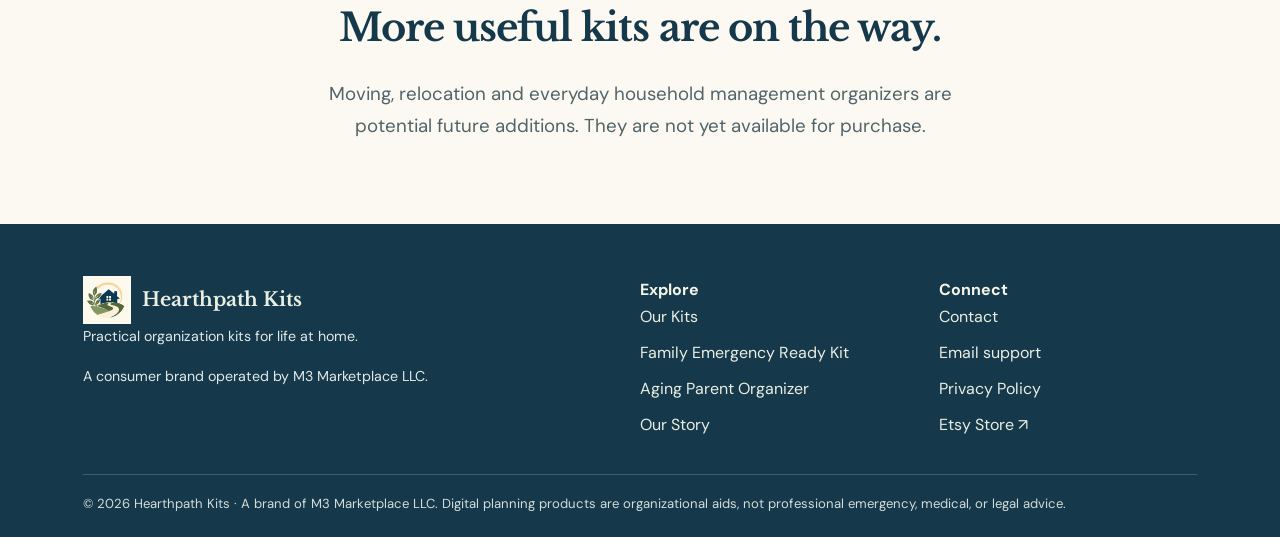
<file: kits/index.html>
<!DOCTYPE html>

<html lang="en"><head><meta charset="utf-8"/><meta content="width=device-width, initial-scale=1" name="viewport"/><title>Our Organization Kits | Hearthpath Kits</title><meta content="Browse the Family Emergency Ready Kit and Aging Parent Information Organizer from Hearthpath Kits. Printable and fillable PDF kits available on Etsy." name="description"/><meta content="#15394a" name="theme-color"/><link href="https://hearthpathkits.com/kits/" rel="canonical"/><link href="/assets/favicon.png" rel="icon" type="image/png"/><link href="/site.css" rel="stylesheet"/><meta content="website" property="og:type"/><meta content="Hearthpath Kits" property="og:site_name"/><meta content="Our Organization Kits" property="og:title"/><meta content="Explore Hearthpath Kits printable and fillable planners for practical family and home organization." property="og:description"/><meta content="https://hearthpathkits.com/assets/kit-cover.webp" property="og:image"/></head><body><a class="skip" href="#main">Skip to content</a><header class="site-head"><div class="wrap header-in"><a class="brand" href="/"><img alt="" height="58" src="/assets/emblem.png" width="58"/>Hearthpath Kits</a><button aria-controls="primary-nav" aria-expanded="false" class="menu-toggle" type="button">Menu ☰</button><nav aria-label="Main navigation" class="nav" id="primary-nav"><a href="/">Home</a><a aria-current="page" href="/kits/">Our Kits</a><a href="/about/">About</a><a href="/contact/">Contact</a><a class="nav-cta" href="https://www.etsy.com/listing/4603201135/family-emergency-planner-printable" rel="noopener noreferrer" target="_blank">Shop on Etsy ↗</a></nav></div></header><main id="main"><section class="page-hero"><div class="wrap"><p class="eyebrow">The collection</p><h1>Practical kits for life at home.</h1><p class="lead">Two downloadable information organizers are available now: family emergency readiness and aging parent care coordination.</p></div></section><section class="section"><div class="wrap"><div class="product-card"><img alt="Family Emergency Ready Kit product overview" loading="lazy" src="/assets/kit-cover.webp"/><div><span class="pill">Available now · Digital download</span><h2>Family Emergency Ready Kit</h2><p>24-page printable and fillable household planning workbook, plus a quick-start guide. Record the practical information your household needs to keep organized.</p><p class="price">$19.00</p><div class="actions"><a class="btn btn-primary" href="/product/">View kit details</a><a class="btn btn-outline" href="https://www.etsy.com/listing/4603201135/family-emergency-planner-printable" rel="noopener noreferrer" target="_blank">Buy on Etsy ↗</a></div></div></div><div class="product-card"><img alt="Aging Parent Information Organizer digital workbook cover" height="240" loading="lazy" src="/assets/hpk002-cover.webp" width="240"/><div><span class="pill">Available now · Digital download</span><h2>Aging Parent Information Organizer</h2><p>A 28-page printable and fillable workbook for family caregiver coordination, appointments, care contacts, household routines, and important document locations. Includes a quick-reference guide.</p><p class="price">$19.00</p><div class="actions"><a class="btn btn-primary" href="/caregiver/">View kit details</a><a class="btn btn-outline" href="https://www.etsy.com/listing/4609345102/aging-parent-information-organizer" rel="noopener noreferrer" target="_blank">Buy on Etsy ↗</a></div></div></div><div class="center"><p><a class="inline-link" href="/guides/">Compare caregiver guides and checklists →</a></p></div><div class="center" style="padding-top:75px"><p class="eyebrow">What's ahead</p><h2>More useful kits are on the way.</h2><p class="lead">Moving, relocation and everyday household management organizers are potential future additions. They are not yet available for purchase.</p></div></div></section></main><footer class="footer"><div class="wrap"><div class="footer-grid"><div><a class="brand" href="/"><img alt="" height="48" src="/assets/emblem.png" width="48"/>Hearthpath Kits</a><p>Practical organization kits for life at home.</p><p>A consumer brand operated by M3 Marketplace LLC.</p></div><div><strong>Explore</strong><div class="footer-links"><a href="/kits/">Our Kits</a><a href="/product/">Family Emergency Ready Kit</a><a href="/caregiver/">Aging Parent Organizer</a><a href="/about/">Our Story</a></div></div><div><strong>Connect</strong><div class="footer-links"><a href="/contact/">Contact</a><a href="mailto:support@hearthpathkits.com">Email support</a><a href="/privacy/">Privacy Policy</a><a href="https://www.etsy.com/listing/4603201135/family-emergency-planner-printable" rel="noopener noreferrer" target="_blank">Etsy Store ↗</a></div></div></div><div class="fineprint">© 2026 Hearthpath Kits · A brand of M3 Marketplace LLC. Digital planning products are organizational aids, not professional emergency, medical, or legal advice.</div></div></footer><script defer="" src="/site.js"></script></body></html>
</file>
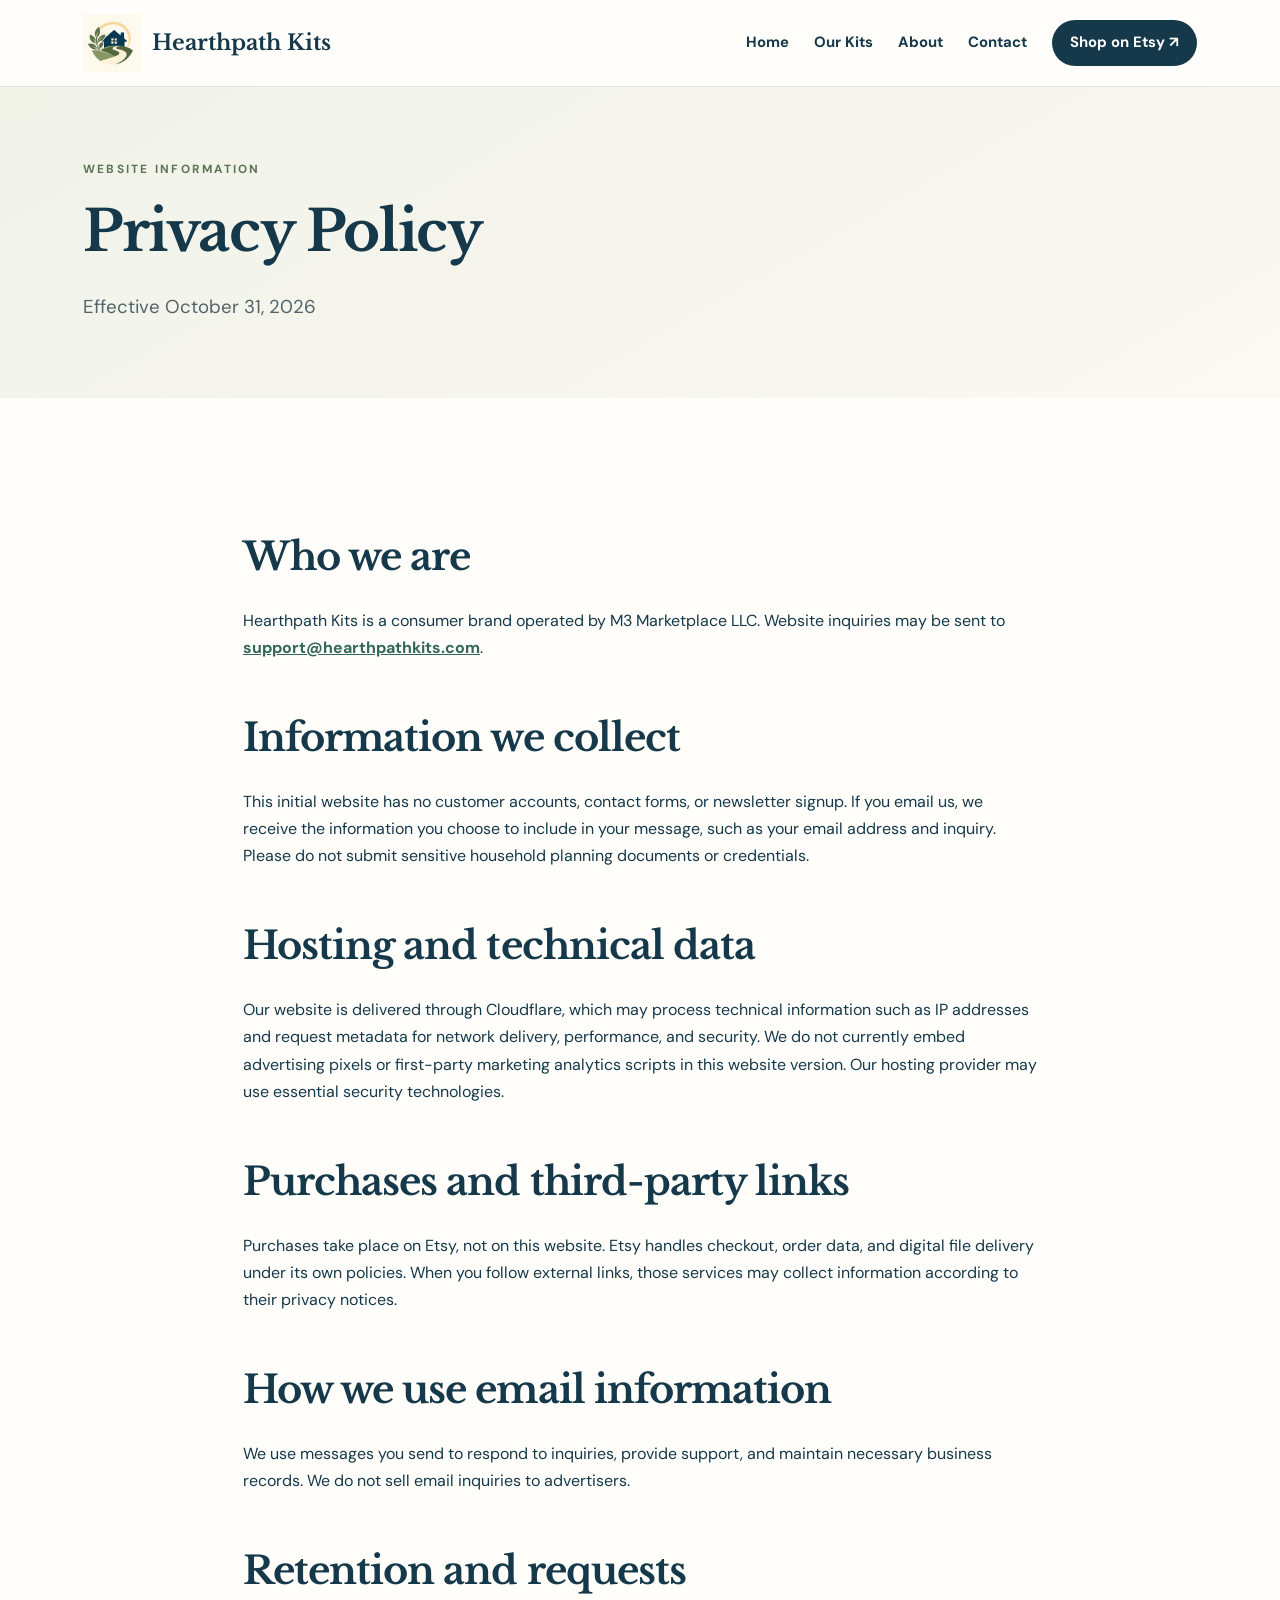
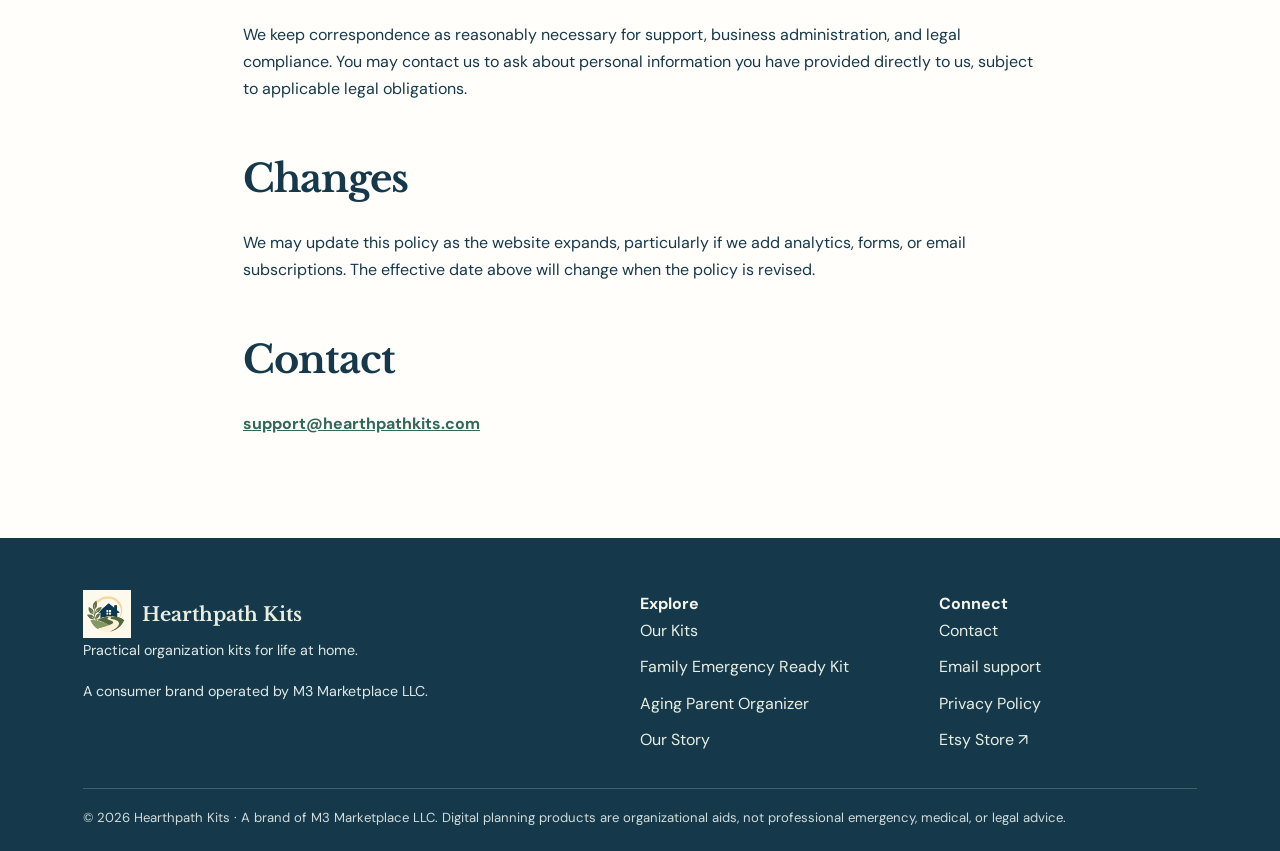
<file: privacy/index.html>
<!DOCTYPE html>
<html lang="en"><head><meta charset="utf-8"/><meta content="width=device-width, initial-scale=1" name="viewport"/><title>Privacy Policy | Hearthpath Kits</title><meta content="Privacy information for visitors to the Hearthpath Kits website." name="description"/><meta content="#15394a" name="theme-color"/><link href="https://hearthpathkits.com/privacy/" rel="canonical"/><link href="/assets/favicon.png" rel="icon" type="image/png"/><link href="/site.css" rel="stylesheet"/><meta content="website" property="og:type"/><meta content="Hearthpath Kits" property="og:site_name"/><meta content="Privacy Policy" property="og:title"/><meta content="Privacy information for visitors to the Hearthpath Kits website." property="og:description"/><meta content="https://hearthpathkits.com/assets/kit-cover.webp" property="og:image"/></head><body><a class="skip" href="#main">Skip to content</a><header class="site-head"><div class="wrap header-in"><a class="brand" href="/"><img alt="" height="58" src="/assets/emblem.png" width="58"/>Hearthpath Kits</a><button aria-controls="primary-nav" aria-expanded="false" class="menu-toggle" type="button">Menu ☰</button><nav aria-label="Main navigation" class="nav" id="primary-nav"><a href="/">Home</a><a href="/kits/">Our Kits</a><a href="/about/">About</a><a href="/contact/">Contact</a><a class="nav-cta" href="https://www.etsy.com/listing/4603201135/family-emergency-planner-printable" rel="noopener noreferrer" target="_blank">Shop on Etsy ↗</a></nav></div></header><main id="main"><section class="page-hero"><div class="wrap"><p class="eyebrow">Website information</p><h1>Privacy Policy</h1><p class="lead">Effective October 31, 2026</p></div></section><section class="section section-white"><div class="wrap text-body"><h2>Who we are</h2><p>Hearthpath Kits is a consumer brand operated by M3 Marketplace LLC. Website inquiries may be sent to <a class="inline-link" href="mailto:support@hearthpathkits.com">support@hearthpathkits.com</a>.</p><h2>Information we collect</h2><p>This initial website has no customer accounts, contact forms, or newsletter signup. If you email us, we receive the information you choose to include in your message, such as your email address and inquiry. Please do not submit sensitive household planning documents or credentials.</p><h2>Hosting and technical data</h2><p>Our website is delivered through Cloudflare, which may process technical information such as IP addresses and request metadata for network delivery, performance, and security. We do not currently embed advertising pixels or first-party marketing analytics scripts in this website version. Our hosting provider may use essential security technologies.</p><h2>Purchases and third-party links</h2><p>Purchases take place on Etsy, not on this website. Etsy handles checkout, order data, and digital file delivery under its own policies. When you follow external links, those services may collect information according to their privacy notices.</p><h2>How we use email information</h2><p>We use messages you send to respond to inquiries, provide support, and maintain necessary business records. We do not sell email inquiries to advertisers.</p><h2>Retention and requests</h2><p>We keep correspondence as reasonably necessary for support, business administration, and legal compliance. You may contact us to ask about personal information you have provided directly to us, subject to applicable legal obligations.</p><h2>Changes</h2><p>We may update this policy as the website expands, particularly if we add analytics, forms, or email subscriptions. The effective date above will change when the policy is revised.</p><h2>Contact</h2><p><a class="inline-link" href="mailto:support@hearthpathkits.com">support@hearthpathkits.com</a></p></div></section></main><footer class="footer"><div class="wrap"><div class="footer-grid"><div><a class="brand" href="/"><img alt="" height="48" src="/assets/emblem.png" width="48"/>Hearthpath Kits</a><p>Practical organization kits for life at home.</p><p>A consumer brand operated by M3 Marketplace LLC.</p></div><div><strong>Explore</strong><div class="footer-links"><a href="/kits/">Our Kits</a><a href="/product/">Family Emergency Ready Kit</a><a href="/caregiver/">Aging Parent Organizer</a><a href="/about/">Our Story</a></div></div><div><strong>Connect</strong><div class="footer-links"><a href="/contact/">Contact</a><a href="mailto:support@hearthpathkits.com">Email support</a><a href="/privacy/">Privacy Policy</a><a href="https://www.etsy.com/listing/4603201135/family-emergency-planner-printable" rel="noopener noreferrer" target="_blank">Etsy Store ↗</a></div></div></div><div class="fineprint">© 2026 Hearthpath Kits · A brand of M3 Marketplace LLC. Digital planning products are organizational aids, not professional emergency, medical, or legal advice.</div></div></footer><script defer="" src="/site.js"></script></body></html>
</file>
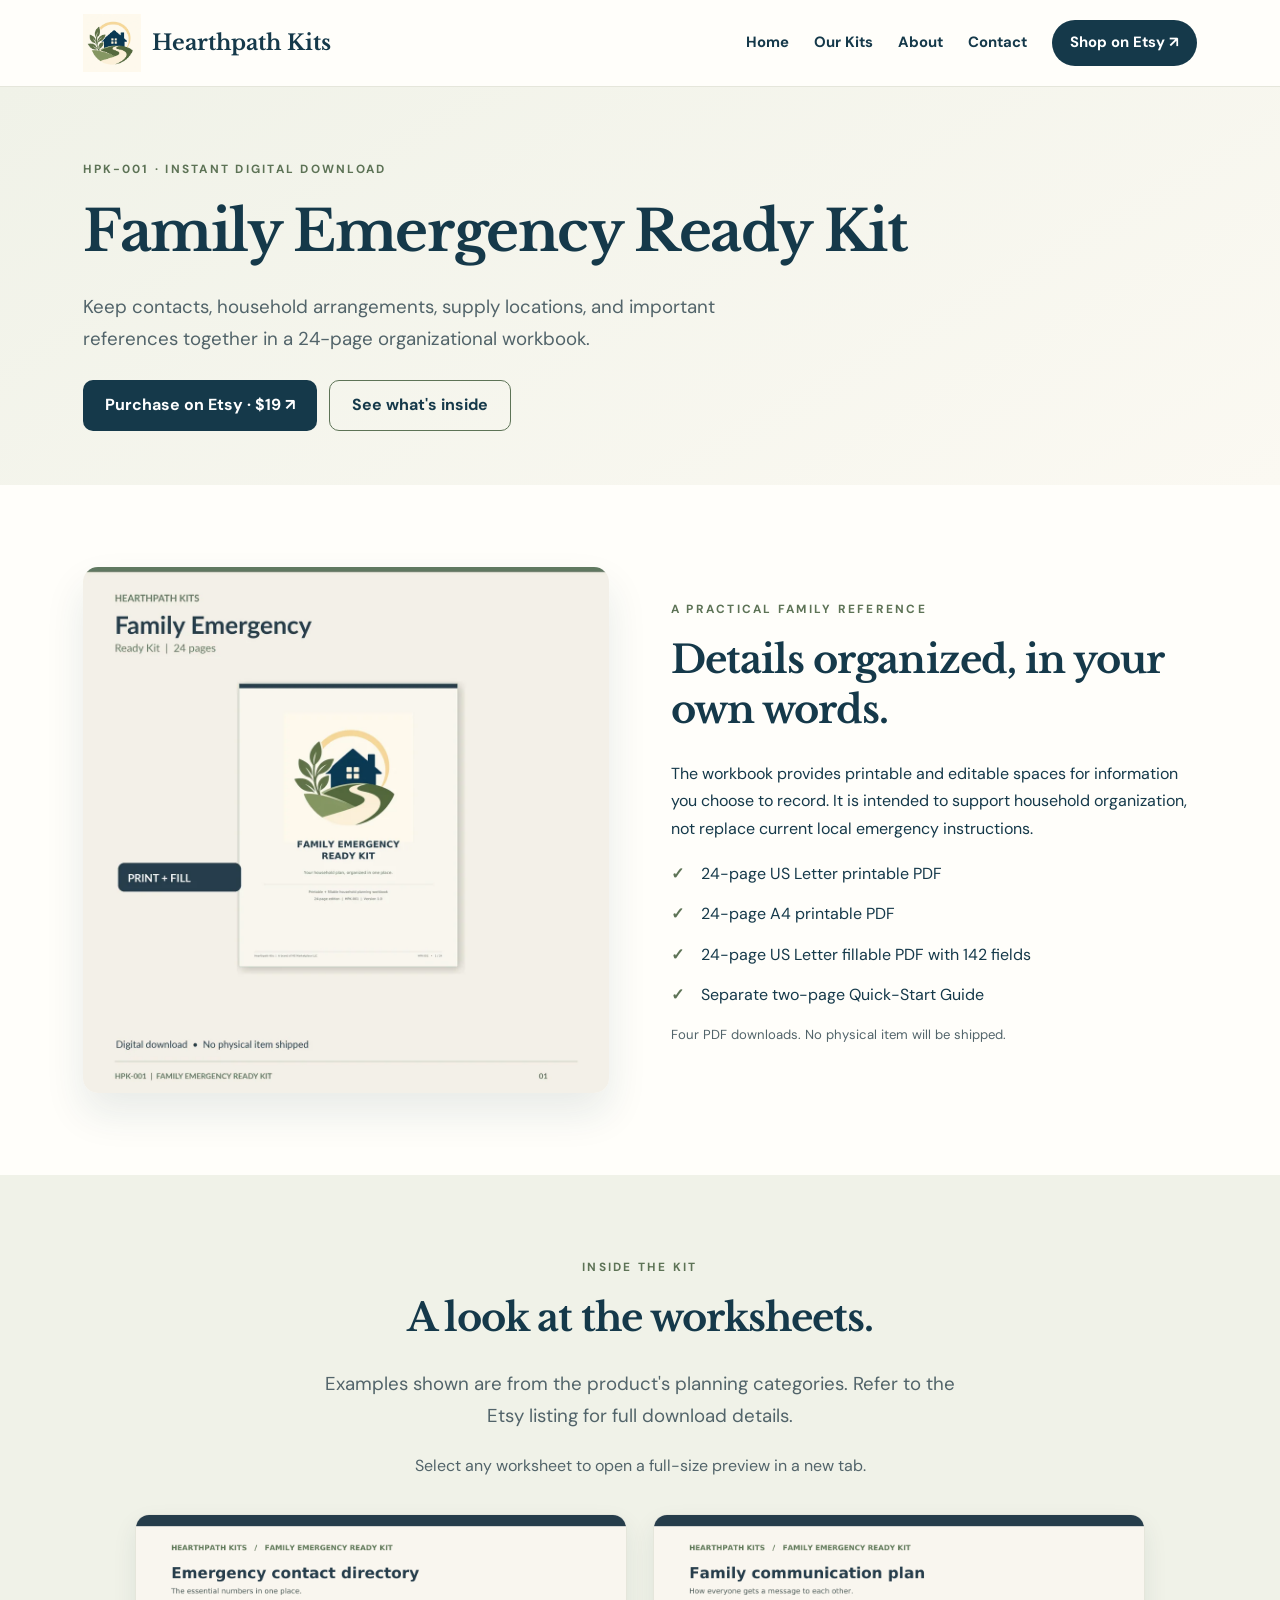
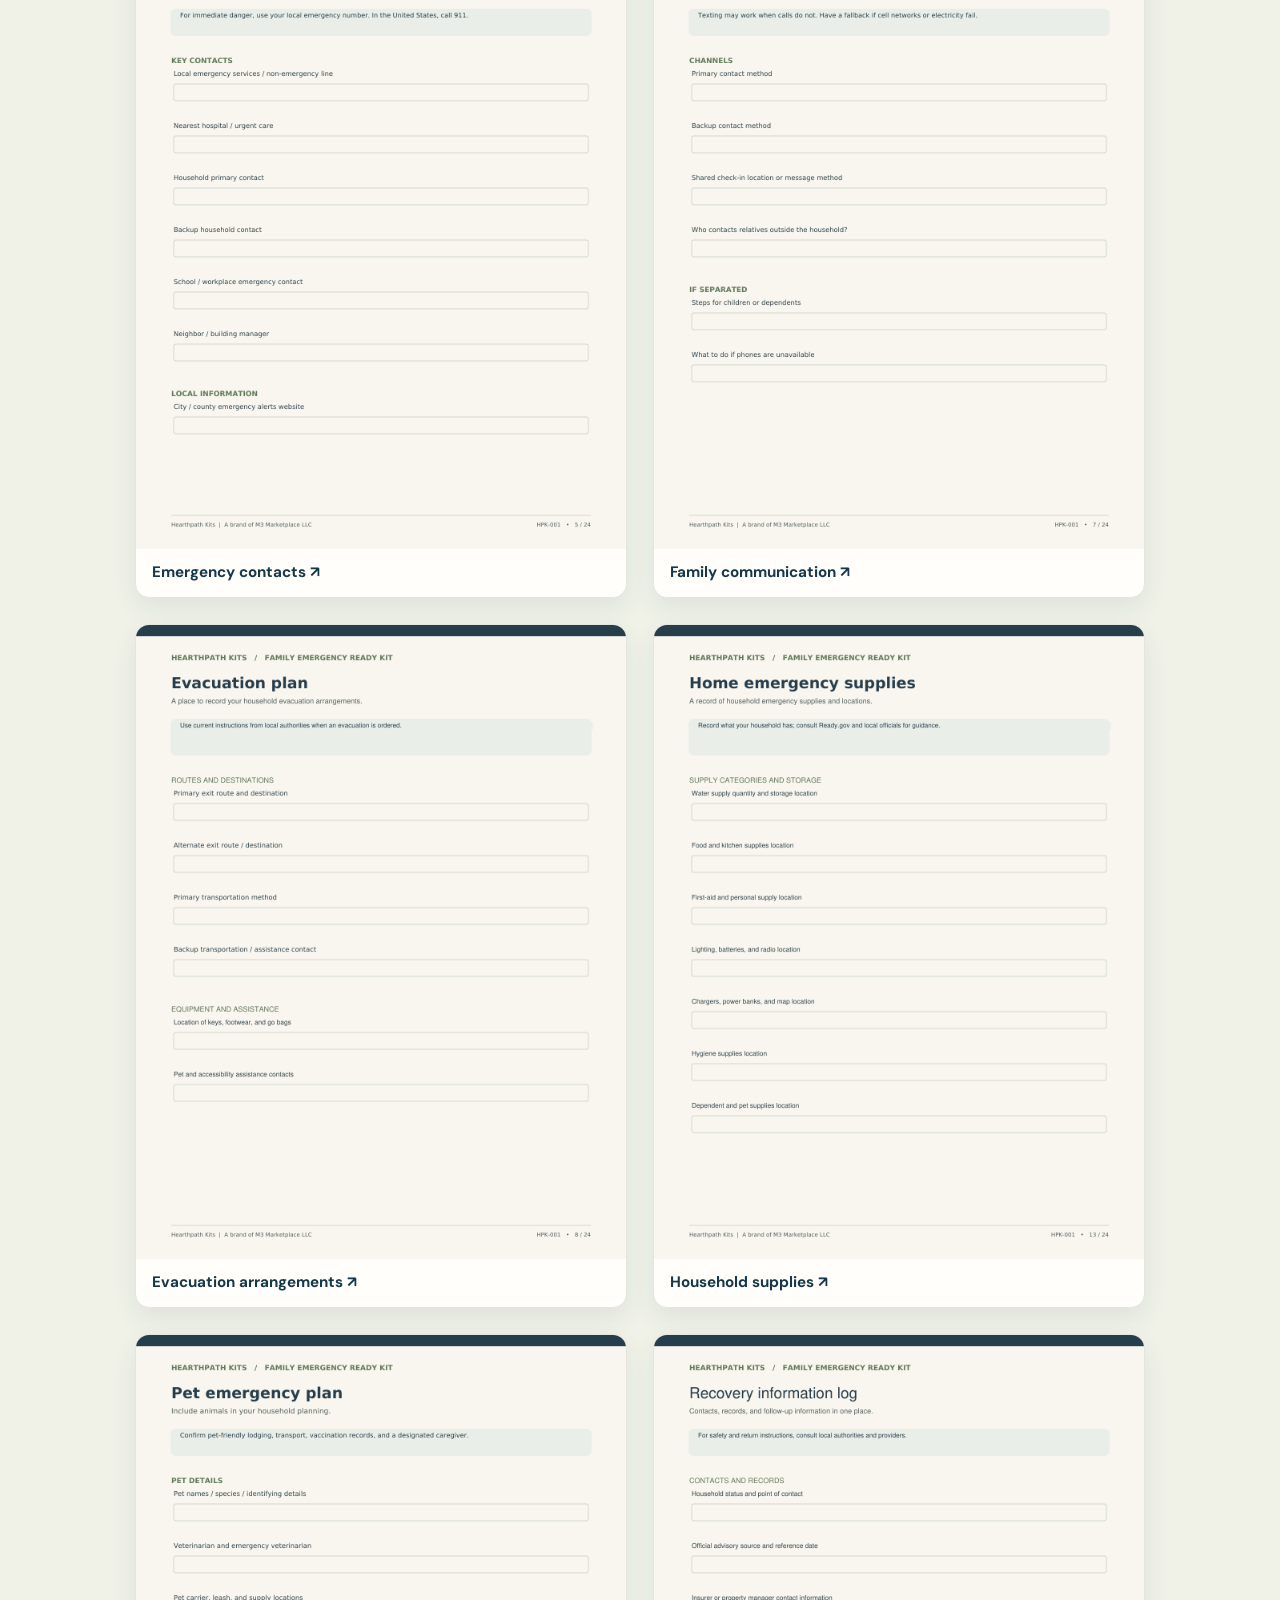
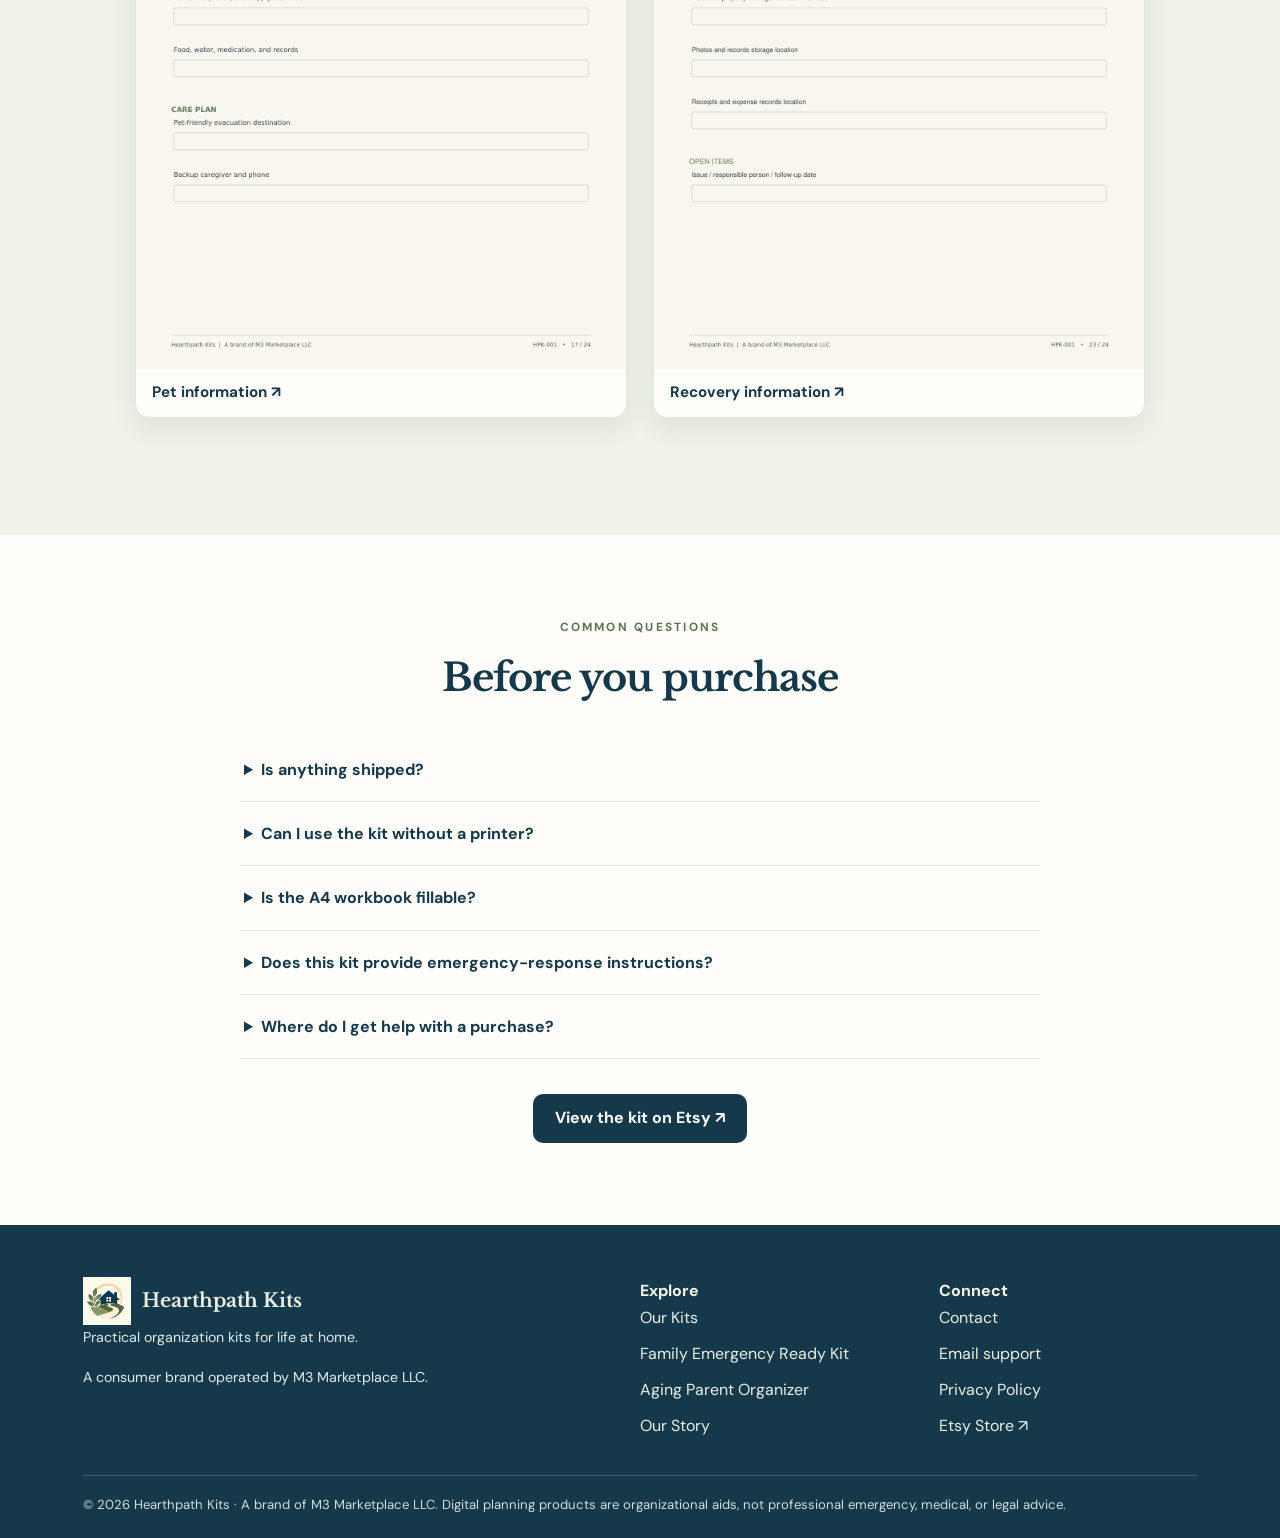
<file: product/index.html>
<!DOCTYPE html>
<html lang="en"><head><meta charset="utf-8"/><meta content="width=device-width, initial-scale=1" name="viewport"/><title>Family Emergency Ready Kit | Hearthpath Kits</title><meta content="Discover the 24-page Family Emergency Ready Kit. Printable US Letter and A4 worksheets, a fillable PDF edition and quick-start guide." name="description"/><meta content="#15394a" name="theme-color"/><link href="https://hearthpathkits.com/product/" rel="canonical"/><link href="/assets/favicon.png" rel="icon" type="image/png"/><link href="/site.css" rel="stylesheet"/><meta content="website" property="og:type"/><meta content="Hearthpath Kits" property="og:site_name"/><meta content="Family Emergency Ready Kit" property="og:title"/><meta content="Discover the 24-page Family Emergency Ready Kit. Printable US Letter and A4 worksheets, a fillable PDF edition and quick-start guide." property="og:description"/><meta content="https://hearthpathkits.com/assets/kit-cover.webp" property="og:image"/></head><body><a class="skip" href="#main">Skip to content</a><header class="site-head"><div class="wrap header-in"><a class="brand" href="/"><img alt="" height="58" src="/assets/emblem.png" width="58"/>Hearthpath Kits</a><button aria-controls="primary-nav" aria-expanded="false" class="menu-toggle" type="button">Menu ☰</button><nav aria-label="Main navigation" class="nav" id="primary-nav"><a href="/">Home</a><a href="/kits/">Our Kits</a><a href="/about/">About</a><a href="/contact/">Contact</a><a class="nav-cta" href="https://www.etsy.com/listing/4603201135/family-emergency-planner-printable" rel="noopener noreferrer" target="_blank">Shop on Etsy ↗</a></nav></div></header><main id="main"><section class="page-hero"><div class="wrap"><p class="eyebrow">HPK-001 · Instant digital download</p><h1>Family Emergency Ready Kit</h1><p class="lead">Keep contacts, household arrangements, supply locations, and important references together in a 24-page organizational workbook.</p><div class="actions"><a class="btn btn-primary" href="https://www.etsy.com/listing/4603201135/family-emergency-planner-printable" rel="noopener noreferrer" target="_blank">Purchase on Etsy · $19 ↗</a><a class="btn btn-outline" href="#inside">See what's inside</a></div></div></section><section class="section section-white"><div class="wrap feature-grid"><img alt="Family Emergency Ready Kit cover and pages" height="600" src="/assets/kit-cover.webp" width="600"/><div><p class="eyebrow">A practical family reference</p><h2>Details organized, in your own words.</h2><p>The workbook provides printable and editable spaces for information you choose to record. It is intended to support household organization, not replace current local emergency instructions.</p><ul class="ticks"><li>24-page US Letter printable PDF</li><li>24-page A4 printable PDF</li><li>24-page US Letter fillable PDF with 142 fields</li><li>Separate two-page Quick-Start Guide</li></ul><p class="small-note">Four PDF downloads. No physical item will be shipped.</p></div></div></section><section class="section section-soft" id="inside"><div class="wrap"><div class="center"><p class="eyebrow">Inside the kit</p><h2>A look at the worksheets.</h2><p class="lead">Examples shown are from the product's planning categories. Refer to the Etsy listing for full download details.</p></div><p class="gallery-help">Select any worksheet to open a full-size preview in a new tab.</p><div class="gallery worksheet-gallery"><a class="worksheet-preview" href="/assets/worksheet-contacts.png" rel="noopener" target="_blank"><img alt="Actual emergency contacts worksheet page from the approved kit" height="1584" loading="lazy" src="/assets/worksheet-contacts.png" width="1224"/><span>Emergency contacts <span aria-hidden="true">↗</span></span></a><a class="worksheet-preview" href="/assets/worksheet-communication.png" rel="noopener" target="_blank"><img alt="Actual family communication worksheet page from the approved kit" height="1584" loading="lazy" src="/assets/worksheet-communication.png" width="1224"/><span>Family communication <span aria-hidden="true">↗</span></span></a><a class="worksheet-preview" href="/assets/worksheet-evacuation.png" rel="noopener" target="_blank"><img alt="Actual evacuation arrangements worksheet page from the approved kit" height="1584" loading="lazy" src="/assets/worksheet-evacuation.png" width="1224"/><span>Evacuation arrangements <span aria-hidden="true">↗</span></span></a><a class="worksheet-preview" href="/assets/worksheet-supplies.png" rel="noopener" target="_blank"><img alt="Actual household supplies worksheet page from the approved kit" height="1584" loading="lazy" src="/assets/worksheet-supplies.png" width="1224"/><span>Household supplies <span aria-hidden="true">↗</span></span></a><a class="worksheet-preview" href="/assets/worksheet-pets.png" rel="noopener" target="_blank"><img alt="Actual pet information worksheet page from the approved kit" height="1584" loading="lazy" src="/assets/worksheet-pets.png" width="1224"/><span>Pet information <span aria-hidden="true">↗</span></span></a><a class="worksheet-preview" href="/assets/worksheet-recovery.png" rel="noopener" target="_blank"><img alt="Actual recovery information worksheet page from the approved kit" height="1584" loading="lazy" src="/assets/worksheet-recovery.png" width="1224"/><span>Recovery information <span aria-hidden="true">↗</span></span></a></div></div></section><section class="section section-white"><div class="wrap"><div class="center"><p class="eyebrow">Common questions</p><h2>Before you purchase</h2></div><div class="faq"><details><summary>Is anything shipped?</summary><p>No. This is an instant digital download from Etsy. Four PDF files are provided after purchase.</p></details><details><summary>Can I use the kit without a printer?</summary><p>Yes. The US Letter fillable edition contains editable text fields. Results can vary by PDF application; Adobe Acrobat Reader is recommended for compatibility.</p></details><details><summary>Is the A4 workbook fillable?</summary><p>No. The A4 edition is a printable PDF. The fillable edition uses US Letter page dimensions.</p></details><details><summary>Does this kit provide emergency-response instructions?</summary><p>No. It provides organizational worksheets for household information and references. Always follow local authorities and appropriate professional guidance for safety decisions.</p></details><details><summary>Where do I get help with a purchase?</summary><p>Contact the shop through Etsy Messages, or email support@hearthpathkits.com for general questions.</p></details></div><div class="center"><a class="btn btn-primary" href="https://www.etsy.com/listing/4603201135/family-emergency-planner-printable" rel="noopener noreferrer" target="_blank">View the kit on Etsy ↗</a></div></div></section></main><footer class="footer"><div class="wrap"><div class="footer-grid"><div><a class="brand" href="/"><img alt="" height="48" src="/assets/emblem.png" width="48"/>Hearthpath Kits</a><p>Practical organization kits for life at home.</p><p>A consumer brand operated by M3 Marketplace LLC.</p></div><div><strong>Explore</strong><div class="footer-links"><a href="/kits/">Our Kits</a><a href="/product/">Family Emergency Ready Kit</a><a href="/caregiver/">Aging Parent Organizer</a><a href="/about/">Our Story</a></div></div><div><strong>Connect</strong><div class="footer-links"><a href="/contact/">Contact</a><a href="mailto:support@hearthpathkits.com">Email support</a><a href="/privacy/">Privacy Policy</a><a href="https://www.etsy.com/listing/4603201135/family-emergency-planner-printable" rel="noopener noreferrer" target="_blank">Etsy Store ↗</a></div></div></div><div class="fineprint">© 2026 Hearthpath Kits · A brand of M3 Marketplace LLC. Digital planning products are organizational aids, not professional emergency, medical, or legal advice.</div></div></footer><script defer="" src="/site.js"></script></body></html>
</file>
<file: site.css>
@import url('https://fonts.googleapis.com/css2?family=DM+Sans:wght@400;500;600;700&family=Libre+Baskerville:wght@400;700&display=swap');
:root{--ink:#15394a;--sage:#5d7356;--leaf:#788a68;--cream:#fbf9f2;--paper:#fffefa;--line:#e5e6db;--muted:#52646a;--gold:#e7c985}*{box-sizing:border-box}html{scroll-behavior:smooth}body{margin:0;color:var(--ink);background:var(--cream);font:16px/1.7 'DM Sans',Arial,sans-serif}a{color:inherit}img{max-width:100%;height:auto}h1,h2,h3{font-family:'Libre Baskerville',Georgia,serif;line-height:1.3;letter-spacing:-.025em}h1{font-size:clamp(2.2rem,4.4vw,4.5rem);margin:.1em 0 .4em}h2{font-size:clamp(1.8rem,3vw,2.65rem);margin:0 0 .65em}h3{font-size:1.23rem}p{margin:0 0 1.15em}.wrap{max-width:1170px;margin:0 auto;padding:0 28px}.skip{position:absolute;left:-999px;top:0}.skip:focus{left:12px;top:12px;background:#fff;padding:12px;z-index:20}.site-head{background:rgba(255,254,250,.97);border-bottom:1px solid var(--line);position:sticky;top:0;z-index:10}.header-in{display:flex;align-items:center;justify-content:space-between;min-height:86px;gap:18px}.brand{display:flex;align-items:center;gap:11px;text-decoration:none;font-family:'Libre Baskerville',Georgia,serif;font-weight:700;font-size:1.35rem;white-space:nowrap}.brand img{width:58px;height:58px;object-fit:contain}.nav{display:flex;align-items:center;gap:25px}.nav a{text-decoration:none;font-size:.93rem;font-weight:700}.nav a:hover,.nav a[aria-current=page]{color:var(--sage)}.nav .nav-cta{background:var(--ink);color:white;padding:10px 18px;border-radius:99px}.nav .nav-cta:hover{background:var(--sage);color:#fff}.menu-toggle{display:none;background:none;border:1px solid var(--line);padding:9px 12px;border-radius:8px;color:var(--ink);font:inherit}.eyebrow{font-weight:700;text-transform:uppercase;letter-spacing:.19em;color:var(--sage);font-size:.74rem;margin-bottom:16px}.lead{font-size:1.17rem;color:var(--muted);max-width:640px}.hero{padding:74px 0 86px;overflow:hidden;background:radial-gradient(circle at 95% 3%,#e7ebd9,transparent 38%),linear-gradient(180deg,#fbf9f2,#f7f5eb)}.hero-grid{display:grid;grid-template-columns:1.04fr .96fr;gap:62px;align-items:center}.hero-visual{position:relative;padding:22px}.hero-visual:before{content:'';position:absolute;inset:7% 2% 0 12%;background:#e3e9d8;border-radius:42% 48% 30% 45%;transform:rotate(-7deg)}.hero-visual img{position:relative;width:100%;max-width:515px;border-radius:18px;box-shadow:0 22px 54px #15394a22}.btn{display:inline-flex;align-items:center;justify-content:center;padding:14px 22px;border-radius:10px;text-decoration:none;font-weight:700;line-height:1.3;transition:.2s}.btn-primary{background:var(--ink);color:white}.btn-primary:hover{background:#315a5a}.btn-outline{border:1.5px solid var(--sage);color:var(--ink)}.btn-outline:hover{background:#eaf0e6}.actions{display:flex;gap:12px;flex-wrap:wrap;margin-top:26px}.small-note{font-size:.82rem;color:var(--muted);margin-top:16px}.section{padding:82px 0}.section-soft{background:#f0f2e8}.section-white{background:var(--paper)}.center{text-align:center}.center .lead{margin:auto}.cards{display:grid;grid-template-columns:repeat(3,1fr);gap:22px;margin-top:38px}.card{background:var(--paper);border:1px solid var(--line);border-radius:16px;padding:26px;box-shadow:0 8px 25px #15394a08}.card h3{margin:8px 0 12px}.number{display:inline-flex;align-items:center;justify-content:center;background:#e8eedf;color:var(--ink);width:42px;height:42px;border-radius:100%;font-weight:700}.feature-grid{display:grid;grid-template-columns:1fr 1fr;gap:62px;align-items:center}.feature-grid img{border-radius:15px;box-shadow:0 20px 40px #15394a19}.ticks{list-style:none;padding:0}.ticks li{margin-bottom:13px;padding-left:30px;position:relative}.ticks li:before{content:'✓';position:absolute;left:0;color:var(--sage);font-weight:700}.kicker{font-size:.95rem;text-transform:uppercase;letter-spacing:.09em;color:var(--sage);font-weight:700}.pill{display:inline-block;background:#e8eee3;border-radius:99px;padding:5px 12px;color:#344c37;font-size:.78rem;font-weight:700}.product-card{display:grid;grid-template-columns:240px 1fr;gap:34px;align-items:center;background:white;padding:26px;border:1px solid var(--line);border-radius:18px;max-width:840px;margin:34px auto 0}.product-card img{border-radius:10px}.price{font-family:'Libre Baskerville',Georgia,serif;font-size:1.7rem;font-weight:700}.page-hero{padding:72px 0 54px;background:linear-gradient(150deg,#f0f2e8,#fbf9f2)}.page-hero p{max-width:720px}.gallery{display:grid;grid-template-columns:repeat(3,1fr);gap:18px;margin:35px 0}.gallery img{border-radius:13px;box-shadow:0 10px 22px #15394a0d}.faq{max-width:800px;margin:35px auto}.faq details{border-bottom:1px solid var(--line);padding:18px 4px}.faq summary{cursor:pointer;font-weight:700}.faq details p{padding-top:14px}.notice{border-left:4px solid var(--leaf);padding:14px 20px;background:#f1f3ea;margin-top:27px}.footer{background:#15394a;color:#f6f5e9;padding:52px 0 22px}.footer a{color:#e9eee3}.footer-grid{display:grid;grid-template-columns:2fr 1fr 1fr;gap:40px}.footer .brand{font-size:1.2rem}.footer .brand img{height:48px;width:48px}.footer p{color:#e0e9e8;font-size:.89rem}.footer-links{display:flex;flex-direction:column;gap:9px}.footer-links a{text-decoration:none}.fineprint{border-top:1px solid #ffffff30;margin-top:35px;padding-top:18px;color:#d1dcdb;font-size:.82rem}.text-body{max-width:850px}.text-body h2{margin-top:1.35em}.text-body ul{padding-left:24px}.hero-mini{max-width:520px}.inline-link{color:#33675a;font-weight:700}.cta-band{background:#dfe8d7;padding:62px 0;text-align:center}.brand-banner{display:block;width:min(100%,850px);margin:auto;mix-blend-mode:multiply}a:focus-visible,button:focus-visible{outline:3px solid #b78b40;outline-offset:3px}@media(max-width:760px){.wrap{padding:0 20px}.header-in{min-height:72px}.brand{font-size:1.03rem}.brand img{width:48px;height:48px}.menu-toggle{display:block}.nav{display:none;position:absolute;top:72px;left:0;right:0;background:#fffefa;border-bottom:1px solid var(--line);padding:20px;flex-direction:column;align-items:stretch;gap:12px}.nav.open{display:flex}.nav a{padding:8px}.hero{padding:42px 0 57px}.hero-grid,.feature-grid{grid-template-columns:1fr;gap:34px}.hero-visual{max-width:490px;margin:auto}.cards,.gallery{grid-template-columns:1fr}.cards{gap:14px}.section{padding:56px 0}.product-card{grid-template-columns:1fr;max-width:470px;gap:18px}.product-card img{max-width:230px;margin:auto}.footer-grid{grid-template-columns:1fr;gap:20px}}

/* v1.1: larger actual-PDF previews and accessible native full-size image links */
.worksheet-feature{display:block;position:relative;max-width:430px;margin:0 auto;text-decoration:none;color:var(--ink)}
.worksheet-feature img{display:block;width:100%;height:auto;border-radius:12px;box-shadow:0 15px 42px #15394a25}
.preview-hint{position:absolute;bottom:14px;left:14px;right:14px;background:#15394aee;color:white;padding:9px 12px;text-align:center;border-radius:8px;font-size:.85rem;font-weight:700}
.gallery-help{text-align:center;color:var(--muted);margin:20px 0 0}
.worksheet-gallery{grid-template-columns:repeat(2,minmax(0,1fr));gap:26px;max-width:1010px;margin-left:auto;margin-right:auto}
.worksheet-preview{display:block;text-decoration:none;background:#fffefa;border:1px solid var(--line);border-radius:14px;overflow:hidden;box-shadow:0 10px 25px #15394a15;transition:transform .15s,box-shadow .15s}
.worksheet-preview:hover{transform:translateY(-3px);box-shadow:0 14px 30px #15394a24}
.worksheet-preview img{display:block;width:100%;height:auto;border-radius:0;box-shadow:none}
.worksheet-preview>span{display:block;padding:11px 16px;font-weight:700;font-size:.95rem}
@media(max-width:760px){.worksheet-gallery{grid-template-columns:1fr;max-width:520px}.worksheet-feature{max-width:430px}}

/* HPK v1.2: second product and accessible previews */
.caregiver-feature{background:#fffefa}
.caregiver-feature .feature-grid{grid-template-columns:1.04fr .96fr}
.caregiver-feature-image{display:block;border-radius:16px;overflow:hidden;box-shadow:0 20px 40px #15394a19}
.caregiver-feature-image img{width:100%;height:auto;display:block}
.caregiver-gallery{grid-template-columns:repeat(2,minmax(0,1fr));gap:26px}
.caregiver-gallery a{display:block;text-decoration:none;background:#fffefa;border:1px solid var(--line);border-radius:15px;overflow:hidden;box-shadow:0 10px 22px #15394a0d}
.caregiver-gallery img{width:100%;height:auto;display:block;border-radius:0;box-shadow:none}
.caregiver-gallery span{display:block;padding:12px 18px;font-weight:700;font-size:.9rem}
.product-card + .product-card{margin-top:24px}
@media(max-width:760px){.caregiver-feature .feature-grid,.caregiver-gallery{grid-template-columns:1fr}.caregiver-feature-image{max-width:520px;margin:auto}}
</file>
<file: guides/guides.css>
.guide-hero {
  padding: clamp(3rem, 8vw, 6.5rem) 0;
}

.guide-hero .hero-grid {
  gap: clamp(2rem, 5vw, 4rem);
}

.guide-hero h1 {
  font-size: clamp(2.25rem, 4.75vw, 4.35rem);
}

.guide-figure {
  max-width: 29rem;
  margin: 0 auto;
  padding: 0.85rem;
  background: var(--paper);
  border: 1px solid var(--line);
  border-radius: 1rem;
  box-shadow: 0 1rem 2.75rem #15394a16;
}

.guide-figure img {
  display: block;
  border-radius: 0.55rem;
}

.guide-figure figcaption {
  padding: 0.7rem 0.25rem 0.1rem;
  color: var(--muted);
  font-size: 0.9rem;
  text-align: center;
}

.guide-comparison {
  scroll-margin-top: 5.5rem;
}

.guide-grid {
  display: grid;
  grid-template-columns: repeat(2, minmax(0, 1fr));
  gap: 1.35rem;
  margin-top: 2rem;
}

.guide-card {
  display: flex;
  flex-direction: column;
  align-items: flex-start;
}

.guide-card .eyebrow {
  margin-bottom: 0.3rem;
}

.guide-card .guide-maker {
  color: var(--muted);
  font-size: 0.92rem;
  font-weight: 700;
}

.guide-card .guide-format {
  margin-top: auto;
  color: var(--sage);
  font-size: 0.9rem;
  font-weight: 700;
}

.guide-featured {
  background: #f2f5ec;
  border-color: #c9d4bf;
}

.guide-actions {
  display: flex;
  flex-wrap: wrap;
  align-items: center;
  gap: 0.75rem 1rem;
}

.guide-faq .faq {
  max-width: 46rem;
  margin: 0;
}

@media (max-width: 760px) {
  .guide-grid {
    grid-template-columns: 1fr;
  }

  .guide-figure {
    max-width: 23rem;
  }
}
</file>
